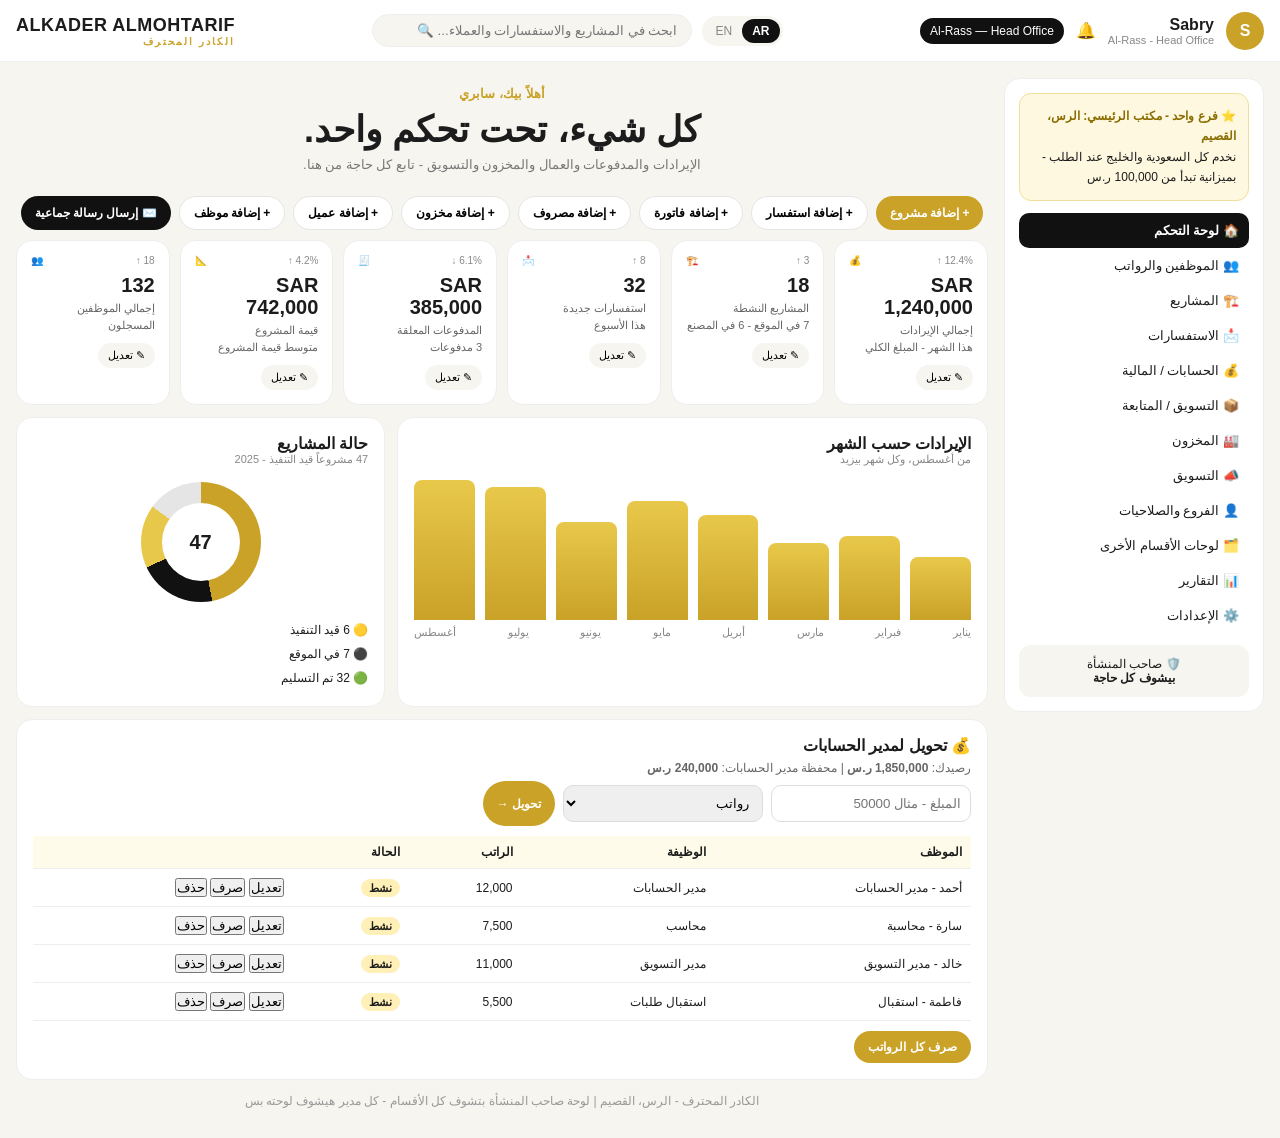
<file: Dashboard.html>
<!DOCTYPE html>
<html lang="ar" dir="rtl"><head><meta charset="UTF-8"><meta name="viewport" content="width=device-width,initial-scale=1">
<title>Alkader Owner Dashboard - لوحة تحكم صاحب المنشأة</title>
<style>
*{margin:0;padding:0;box-sizing:border-box}body{font-family:Arial,Tahoma,sans-serif;background:#F6F5F0;color:#1c1c1c}
.topbar{background:#fff;border-bottom:1px solid #eee;display:flex;justify-content:space-between;align-items:center;padding:10px 16px;flex-wrap:wrap;gap:10px;position:sticky;top:0;z-index:20}
.logo{font-weight:900;font-size:18px;letter-spacing:.5px}.logo span{color:#C9A227;display:block;font-size:10px;letter-spacing:2px}
.search{background:#F6F5F0;border-radius:999px;padding:8px 14px;border:1px solid #eee;width:320px;max-width:90vw}
.pill{background:#111;color:#fff;border-radius:999px;padding:6px 10px;font-size:12px}.pill.gold{background:#C9A227}
.lang{display:flex;background:#F6F5F0;border-radius:999px;padding:3px}.lang b{background:#111;color:#fff;border-radius:999px;padding:5px 10px;font-size:12px}.lang span{padding:5px 10px;font-size:12px;color:#888}
.layout{display:flex;max-width:1360px;margin:auto;gap:16px;padding:16px;align-items:flex-start}
.sidebar{width:260px;background:#fff;border-radius:16px;padding:14px;border:1px solid #eee;position:sticky;top:70px;flex-shrink:0}
.sidebar .box{background:#FFF8E1;border:1px solid #F0DF9A;border-radius:12px;padding:12px;font-size:12px;line-height:1.7;margin-bottom:12px}
.sidebar .box b{color:#8A6D00}
.menu{list-style:none}.menu li{padding:10px 10px;border-radius:10px;cursor:pointer;font-size:13px;display:flex;gap:8px;align-items:center}.menu li.active{background:#111;color:#fff;font-weight:800}.menu li:hover{background:#F6F5F0}.menu li.active:hover{background:#111}
.main{flex:1;min-width:0}
.hero{text-align:center;padding:6px 0 14px}.hero small{color:#C9A227;font-weight:800}.hero h1{font-size:36px;line-height:1.2;margin:6px 0}.hero p{color:#777;font-size:13px}
.actions{display:flex;flex-wrap:wrap;gap:8px;justify-content:center;margin:10px 0}
.btn{border:none;border-radius:999px;padding:9px 14px;cursor:pointer;font-weight:800;font-size:12px}.btn-gold{background:#C9A227;color:#fff}.btn-white{background:#fff;border:1px solid #E5E5E5}.btn-dark{background:#111;color:#fff}
.kpis{display:grid;grid-template-columns:repeat(6,1fr);gap:10px}
.kpi{background:#fff;border:1px solid #eee;border-radius:16px;padding:14px;min-height:150px}.kpi .t{font-size:10px;color:#888;display:flex;justify-content:space-between}.kpi b{font-size:20px;display:block;margin:8px 0 4px;line-height:1.1}.kpi p{font-size:11px;color:#666;line-height:1.5}.kpi .edit{margin-top:10px;background:#F6F5F0;border:none;border-radius:999px;padding:6px 10px;font-size:11px;cursor:pointer}
.charts{display:grid;grid-template-columns:1.6fr 1fr;gap:12px;margin-top:12px}
.chart{background:#fff;border:1px solid #eee;border-radius:16px;padding:16px}
.bars{display:flex;align-items:flex-end;gap:10px;height:140px;margin-top:14px}.bar{flex:1;background:linear-gradient(#E8C84A,#C9A227);border-radius:8px 8px 0 0}
.donut{width:120px;height:120px;border-radius:50%;background:conic-gradient(#C9A227 0 47%,#111 47% 68%,#E8C84A 68% 85%,#E5E5E5 85% 100%);display:flex;align-items:center;justify-content:center;margin:16px auto}.donut div{background:#fff;width:78px;height:78px;border-radius:50%;display:flex;align-items:center;justify-content:center;font-weight:900;font-size:20px}
table{width:100%;border-collapse:collapse;font-size:12px;margin-top:10px}th,td{padding:9px;border-bottom:1px solid #eee;text-align:right}th{background:#FFFBEB}
input,select{padding:9px;border:1px solid #ddd;border-radius:10px;width:100%;margin:4px 0}
.badge{background:#FFF0B8;padding:3px 8px;border-radius:999px;font-size:11px;font-weight:800}
@media(max-width:1000px){.kpis{grid-template-columns:repeat(3,1fr)}.charts{grid-template-columns:1fr}.sidebar{display:none}.hero h1{font-size:28px}}
@media(max-width:600px){.kpis{grid-template-columns:repeat(2,1fr)}}
</style></head><body>
<div class="topbar">
<div style="display:flex;align-items:center;gap:12px"><div style="width:38px;height:38px;background:#C9A227;color:#fff;border-radius:50%;display:flex;align-items:center;justify-content:center;font-weight:900">S</div><div><b>Sabry</b><div style="font-size:11px;color:#888">Al-Rass - Head Office</div></div><span style="font-size:16px">🔔</span><span class="pill">Al-Rass — Head Office</span></div>
<div style="display:flex;align-items:center;gap:10px"><div class="lang"><b>AR</b><span>EN</span></div><input class="search" placeholder="ابحث في المشاريع والاستفسارات والعملاء... 🔍"></div>
<div class="logo">ALKADER ALMOHTARIF<span>الكادر المحترف</span></div>
</div>

<div class="layout">
<aside class="sidebar">
<div class="box"><b>⭐ فرع واحد - مكتب الرئيسي: الرس، القصيم</b><br>نخدم كل السعودية والخليج عند الطلب - بميزانية تبدأ من 100,000 ر.س</div>
<ul class="menu">
<li class="active">🏠 لوحة التحكم</li><li>👥 الموظفين والرواتب</li><li>🏗️ المشاريع</li><li>📩 الاستفسارات</li><li>💰 الحسابات / المالية</li><li>📦 التسويق / المتابعة</li><li>🏭 المخزون</li><li>📣 التسويق</li><li>👤 الفروع والصلاحيات</li><li>🗂️ لوحات الأقسام الأخرى</li><li>📊 التقارير</li><li>⚙️ الإعدادات</li>
</ul>
<div style="margin-top:12px;background:#F6F5F0;border-radius:12px;padding:12px;font-size:12px;text-align:center">🛡️ صاحب المنشأة<br><b>بيشوف كل حاجة</b></div>
</aside>

<main class="main">
<div class="hero"><small>أهلاً بيك، سابري</small><h1>كل شيء، تحت تحكم واحد.</h1><p>الإيرادات والمدفوعات والعمال والمخزون والتسويق - تابع كل حاجة من هنا.</p></div>
<div class="actions">
<button class="btn btn-gold" onclick="addItem('مشروع')">+ إضافة مشروع</button><button class="btn btn-white" onclick="addItem('استفسار')">+ إضافة استفسار</button><button class="btn btn-white" onclick="addItem('فاتورة')">+ إضافة فاتورة</button><button class="btn btn-white" onclick="addItem('مصروف')">+ إضافة مصروف</button><button class="btn btn-white" onclick="addItem('مخزون')">+ إضافة مخزون</button><button class="btn btn-white" onclick="addItem('عميل')">+ إضافة عميل</button><button class="btn btn-white" onclick="addItem('موظف')">+ إضافة موظف</button><button class="btn btn-dark" onclick="alert('تم تجهيز رسالة جماعية للعملاء')">✉️ إرسال رسالة جماعية</button>
</div>

<div class="kpis">
<div class="kpi"><div class="t"><span>12.4% ↑</span><span>💰</span></div><b>SAR<br>1,240,000</b><p>إجمالي الإيرادات<br>هذا الشهر - المبلغ الكلي</p><button class="edit" onclick="editVal(this)">✎ تعديل</button></div>
<div class="kpi"><div class="t"><span>3 ↑</span><span>🏗️</span></div><b>18</b><p>المشاريع النشطة<br>7 في الموقع - 6 في المصنع</p><button class="edit" onclick="editVal(this)">✎ تعديل</button></div>
<div class="kpi"><div class="t"><span>8 ↑</span><span>📩</span></div><b>32</b><p>استفسارات جديدة<br>هذا الأسبوع</p><button class="edit" onclick="editVal(this)">✎ تعديل</button></div>
<div class="kpi"><div class="t"><span>6.1% ↓</span><span>🧾</span></div><b>SAR<br>385,000</b><p>المدفوعات المعلقة<br>3 مدفوعات</p><button class="edit" onclick="editVal(this)">✎ تعديل</button></div>
<div class="kpi"><div class="t"><span>4.2% ↑</span><span>📐</span></div><b>SAR<br>742,000</b><p>قيمة المشروع<br>متوسط قيمة المشروع</p><button class="edit" onclick="editVal(this)">✎ تعديل</button></div>
<div class="kpi"><div class="t"><span>18 ↑</span><span>👥</span></div><b>132</b><p>إجمالي الموظفين<br>المسجلون</p><button class="edit" onclick="editVal(this)">✎ تعديل</button></div>
</div>

<div class="charts">
<div class="chart"><b>الإيرادات حسب الشهر</b><div style="font-size:11px;color:#888">من أغسطس، وكل شهر بيزيد</div><div class="bars"><div class="bar" style="height:45%"></div><div class="bar" style="height:60%"></div><div class="bar" style="height:55%"></div><div class="bar" style="height:75%"></div><div class="bar" style="height:85%"></div><div class="bar" style="height:70%"></div><div class="bar" style="height:95%"></div><div class="bar" style="height:100%"></div></div><div style="display:flex;justify-content:space-between;font-size:11px;color:#888;margin-top:6px"><span>يناير</span><span>فبراير</span><span>مارس</span><span>أبريل</span><span>مايو</span><span>يونيو</span><span>يوليو</span><span>أغسطس</span></div></div>
<div class="chart"><b>حالة المشاريع</b><div style="font-size:11px;color:#888">47 مشروعاً قيد التنفيذ - 2025</div><div class="donut"><div>47</div></div><div style="font-size:12px;line-height:2">🟡 6 قيد التنفيذ<br>⚫ 7 في الموقع<br>🟢 32 تم التسليم</div></div>
</div>

<div class="chart" style="margin-top:12px"><b>💰 تحويل لمدير الحسابات</b><p style="font-size:12px;color:#666;margin:6px 0">رصيدك: <b id="owner">1,850,000 ر.س</b> | محفظة مدير الحسابات: <b id="wallet">240,000 ر.س</b></p><div style="display:flex;gap:8px;flex-wrap:wrap"><input id="amt" type="number" placeholder="المبلغ - مثال 50000" style="max-width:200px"><select id="reason" style="max-width:200px"><option>رواتب</option><option>مصاريف مصنع</option><option>شراء خامات</option><option>سلفة</option></select><button class="btn btn-gold" onclick="transfer()">تحويل →</button></div>
<table><thead><tr><th>الموظف</th><th>الوظيفة</th><th>الراتب</th><th>الحالة</th><th></th></tr></thead><tbody id="emps">
<tr><td>أحمد - مدير الحسابات</td><td>مدير الحسابات</td><td>12,000</td><td><span class="badge">نشط</span></td><td><button onclick="editRow(this)">تعديل</button> <button onclick="pay(this)">صرف</button> <button onclick="del(this)">حذف</button></td></tr>
<tr><td>سارة - محاسبة</td><td>محاسب</td><td>7,500</td><td><span class="badge">نشط</span></td><td><button onclick="editRow(this)">تعديل</button> <button onclick="pay(this)">صرف</button> <button onclick="del(this)">حذف</button></td></tr>
<tr><td>خالد - مدير التسويق</td><td>مدير التسويق</td><td>11,000</td><td><span class="badge">نشط</span></td><td><button onclick="editRow(this)">تعديل</button> <button onclick="pay(this)">صرف</button> <button onclick="del(this)">حذف</button></td></tr>
<tr><td>فاطمة - استقبال</td><td>استقبال طلبات</td><td>5,500</td><td><span class="badge">نشط</span></td><td><button onclick="editRow(this)">تعديل</button> <button onclick="pay(this)">صرف</button> <button onclick="del(this)">حذف</button></td></tr>
</tbody></table>
<button class="btn btn-gold" style="margin-top:10px" onclick="payAll()">صرف كل الرواتب</button></div>
<p style="text-align:center;color:#999;font-size:12px;margin:14px">الكادر المحترف - الرس، القصيم | لوحة صاحب المنشأة بتشوف كل الأقسام - كل مدير هيشوف لوحته بس</p>
</main></div>
<script>
let w=240000,o=1850000;
function transfer(){let a=parseInt(document.getElementById('amt').value||0);if(!a) return alert('اكتب المبلغ');w+=a;o-=a;document.getElementById('wallet').innerText=w.toLocaleString()+' ر.س';document.getElementById('owner').innerText=o.toLocaleString()+' ر.س';alert('تم التحويل '+a.toLocaleString()+' لمدير الحسابات');}
function del(b){if(confirm('متأكد تحذف؟')) b.closest('tr').remove();}
function editRow(b){let n=prompt('عدل الاسم',b.closest('tr').cells[0].innerText);if(n) b.closest('tr').cells[0].innerText=n;}
function pay(b){b.innerText='تم الصرف ✓';alert('تم صرف الراتب');}
function payAll(){alert('تم صرف كل الرواتب');}
function editVal(b){let v=prompt('عدل الرقم',b.parentElement.querySelector('b').innerText);if(v) b.parentElement.querySelector('b').innerText=v;}
function addItem(t){let n=prompt('اسم '+t+' الجديد');if(n) alert('تم إضافة '+t+': '+n);}
</script></body></html>
</file>
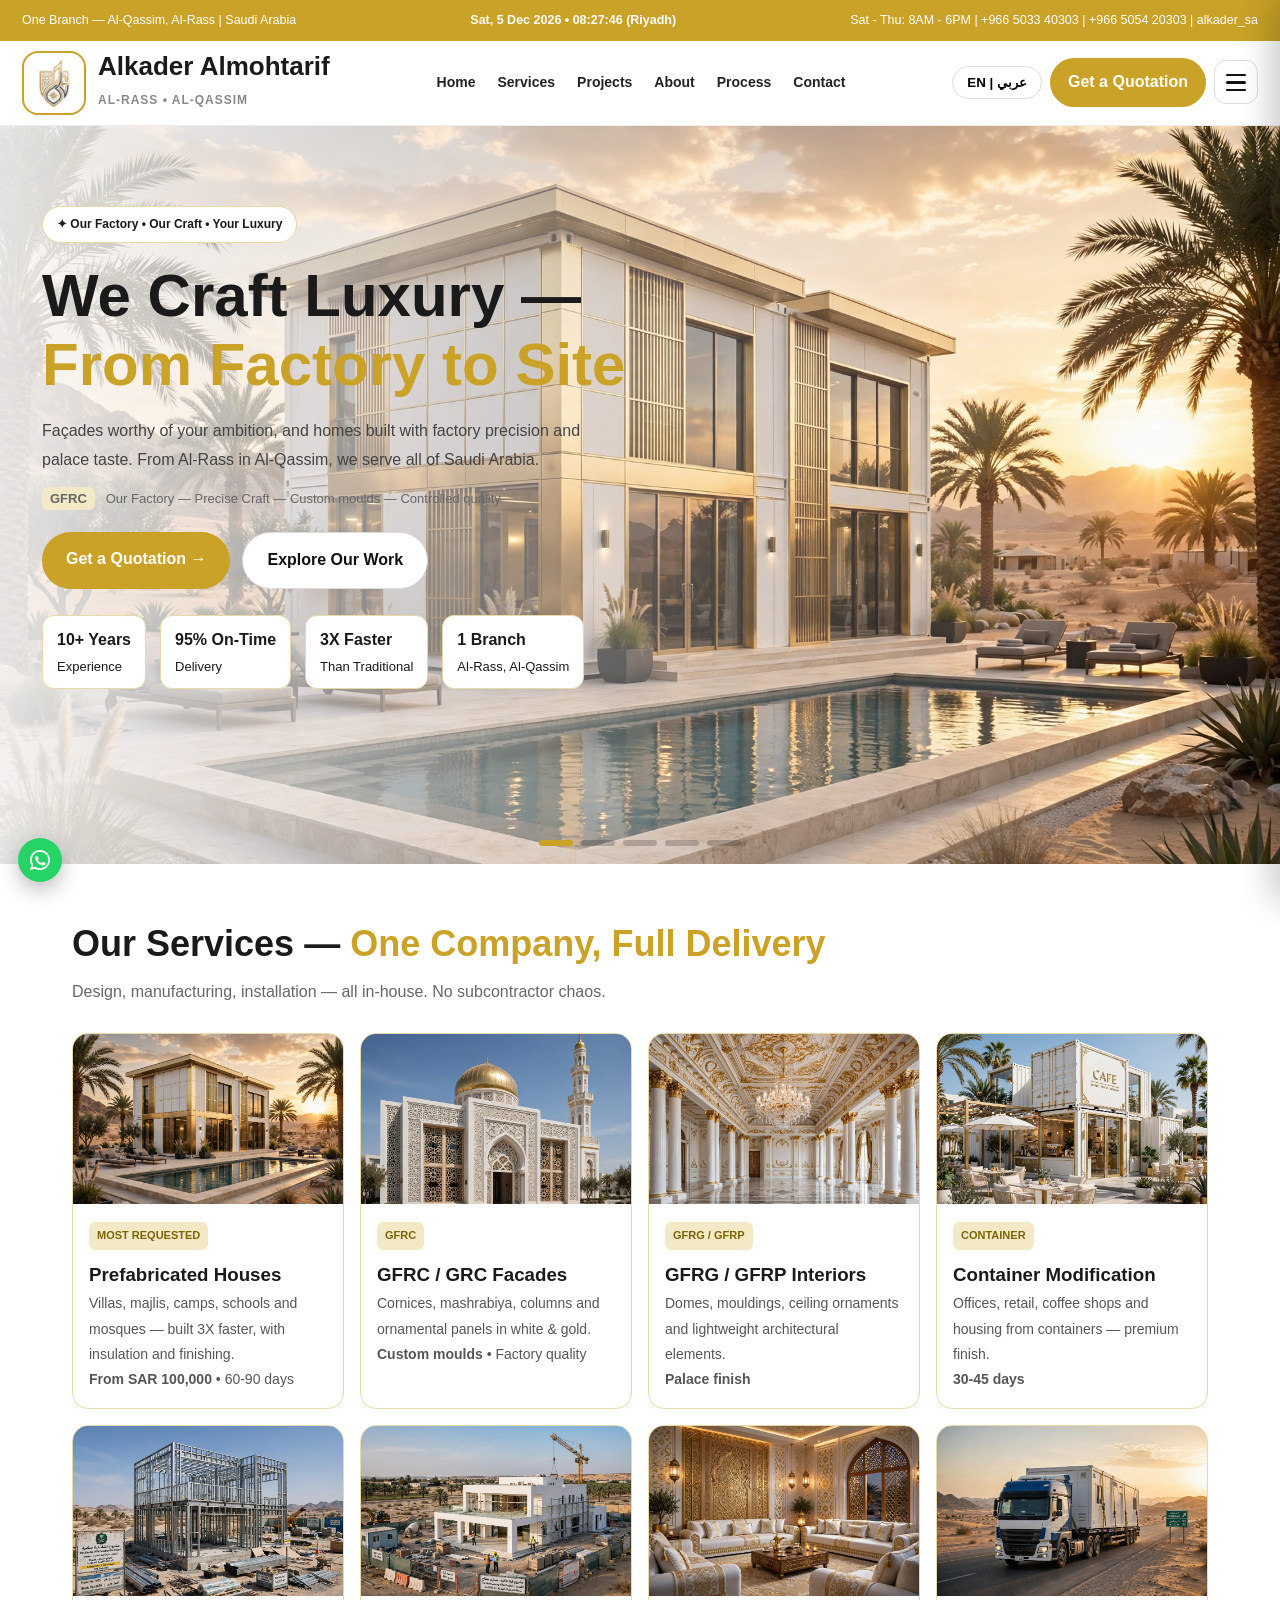
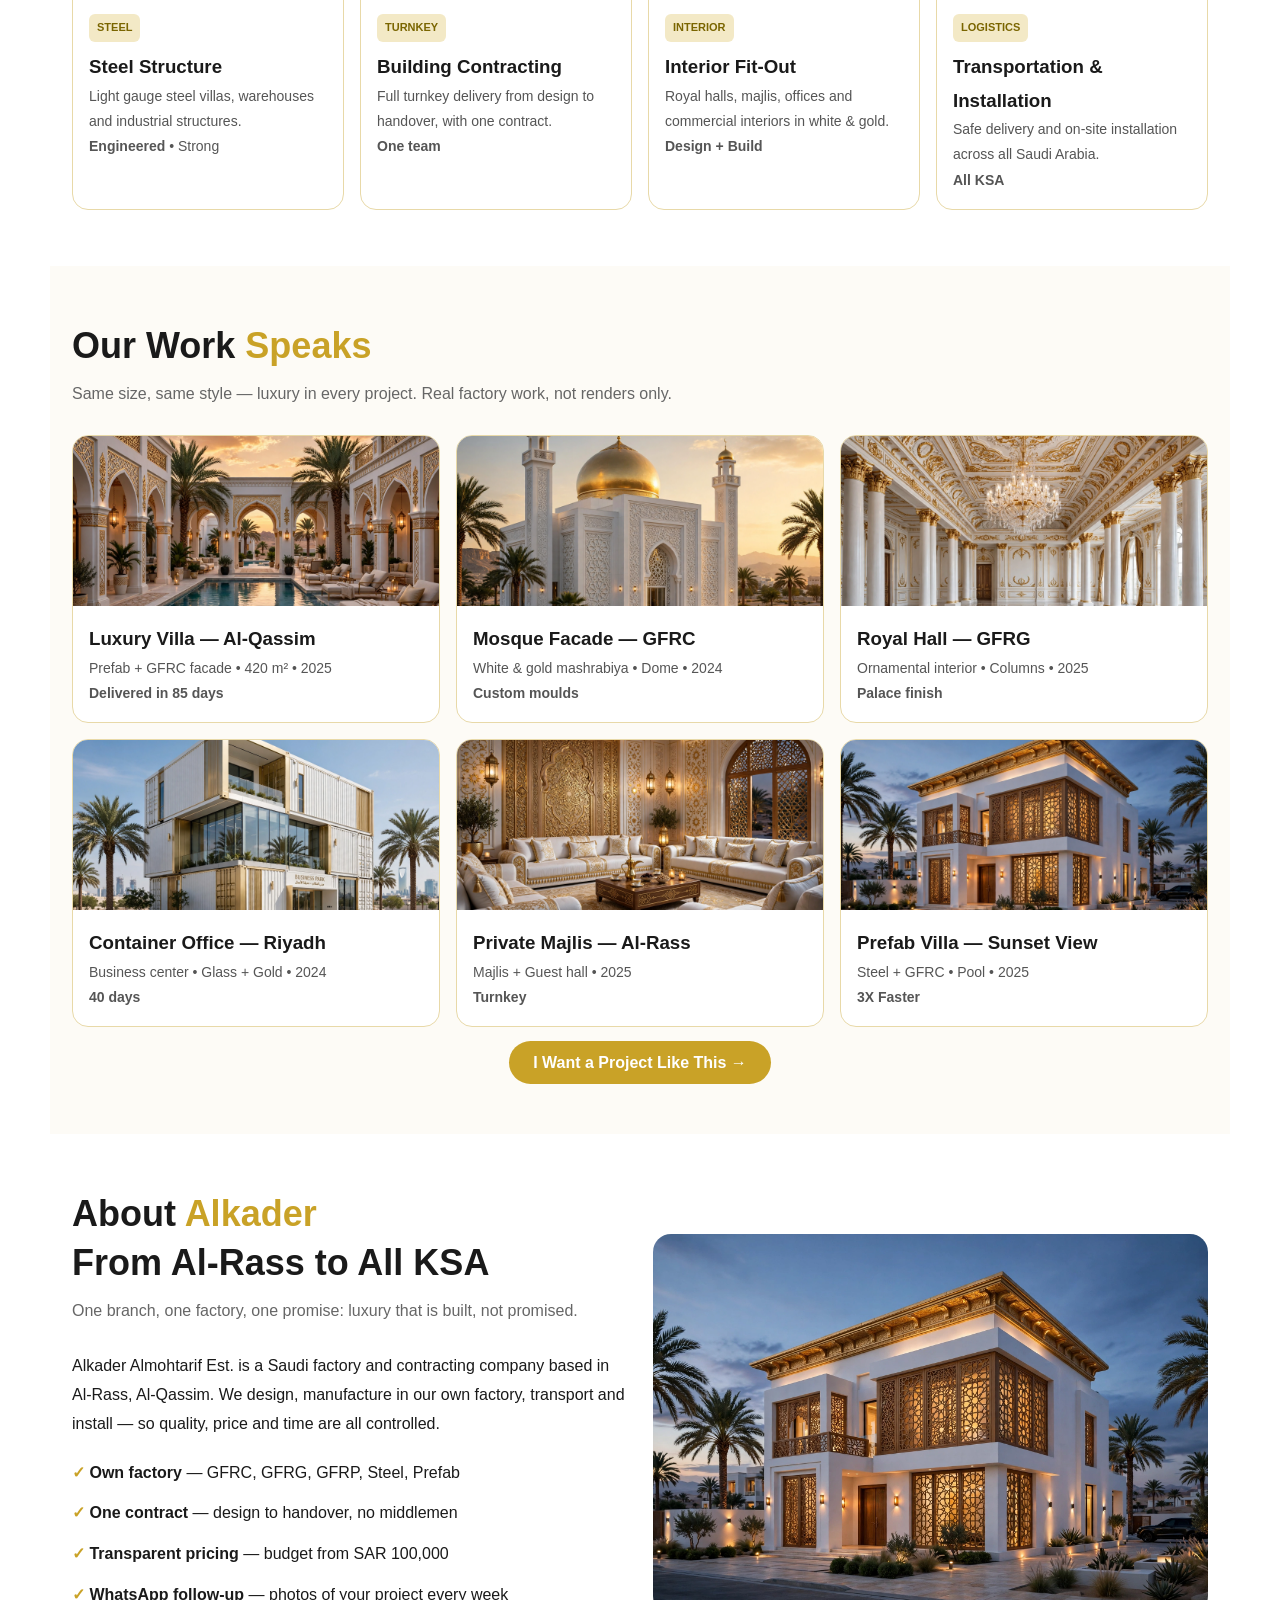
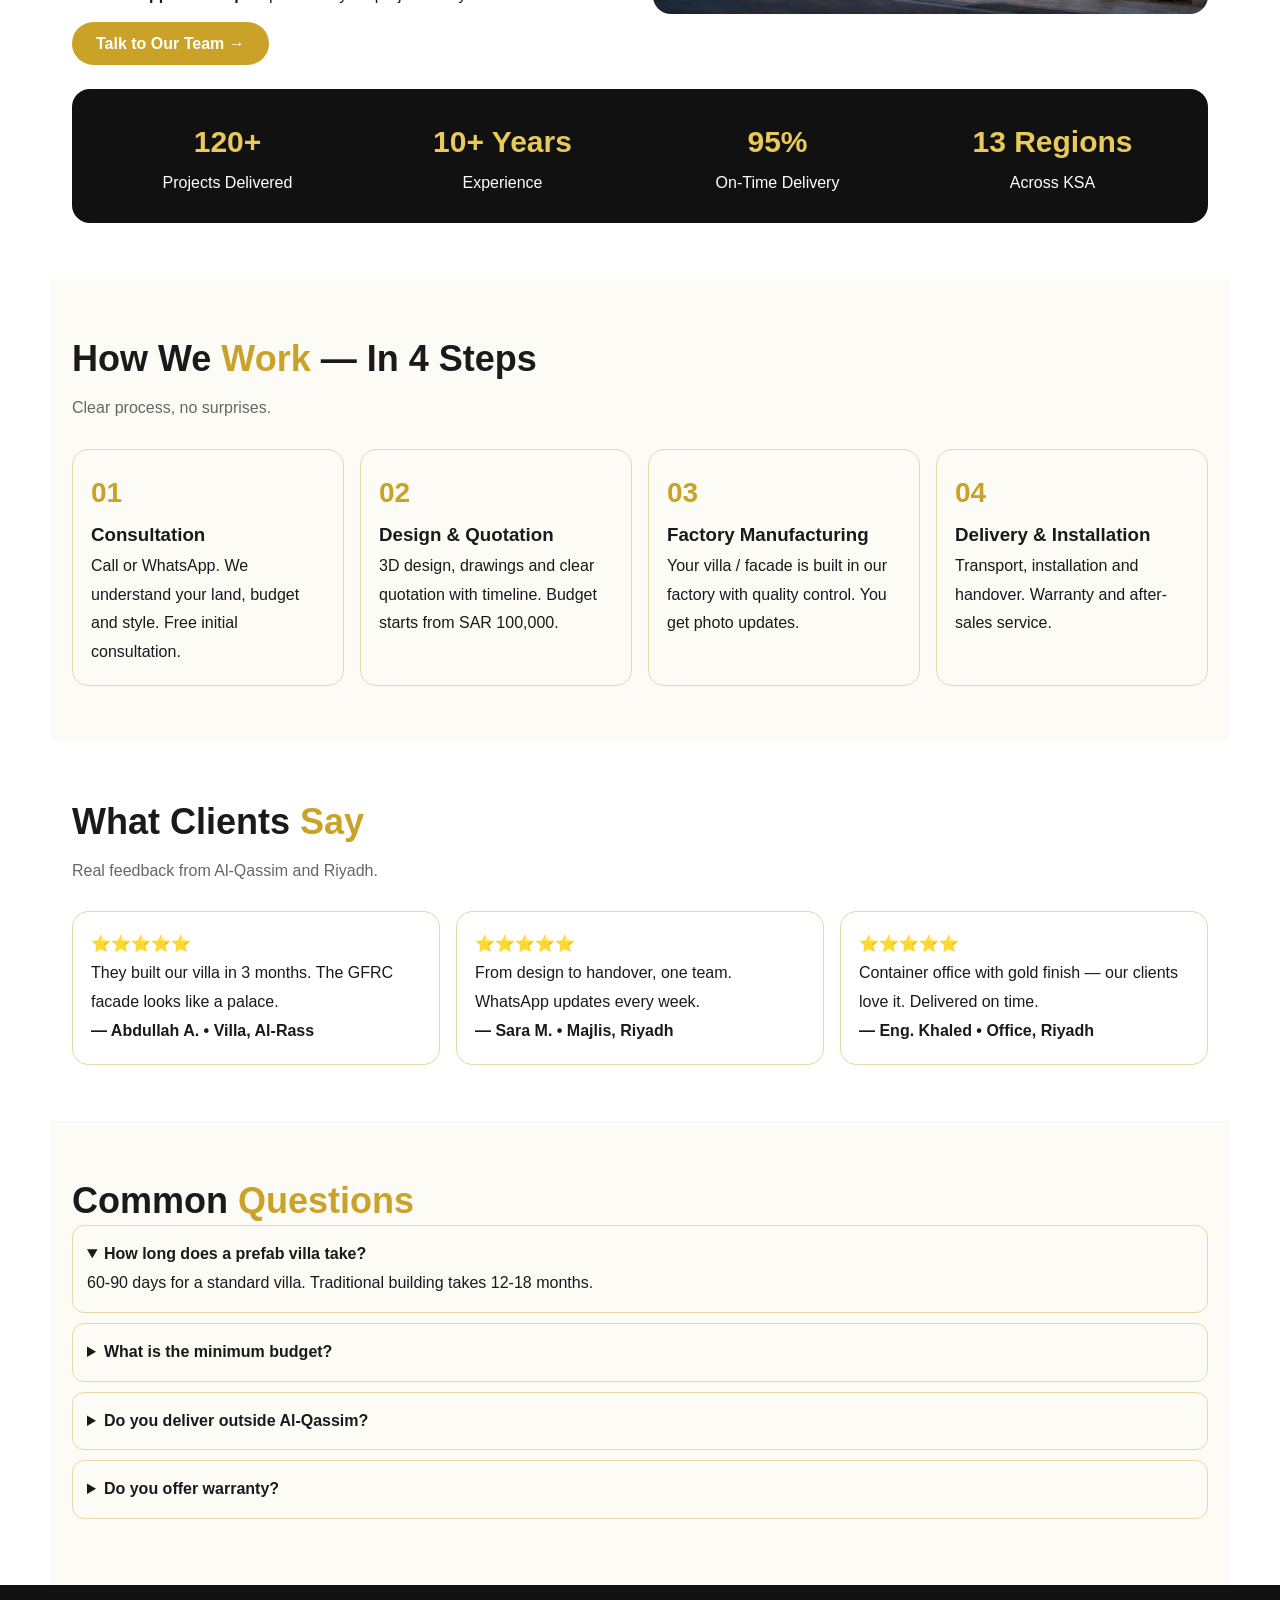
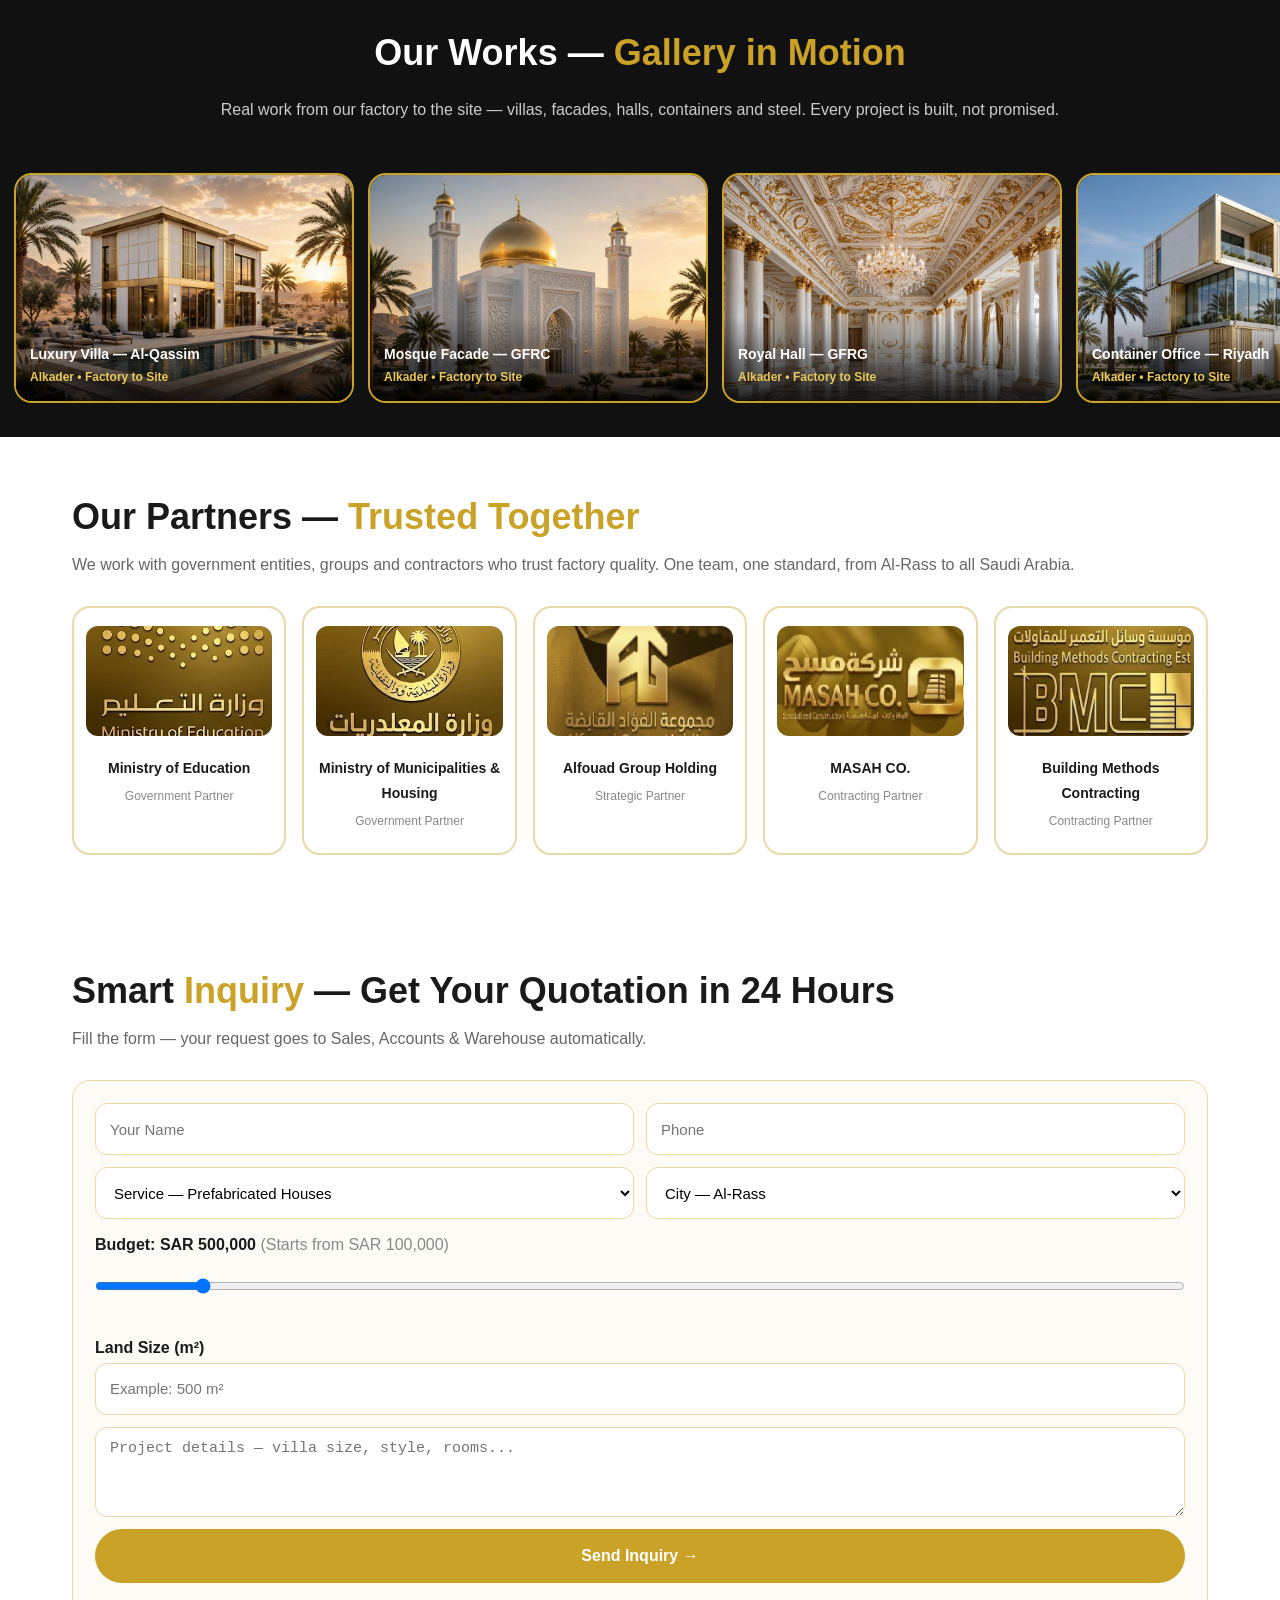
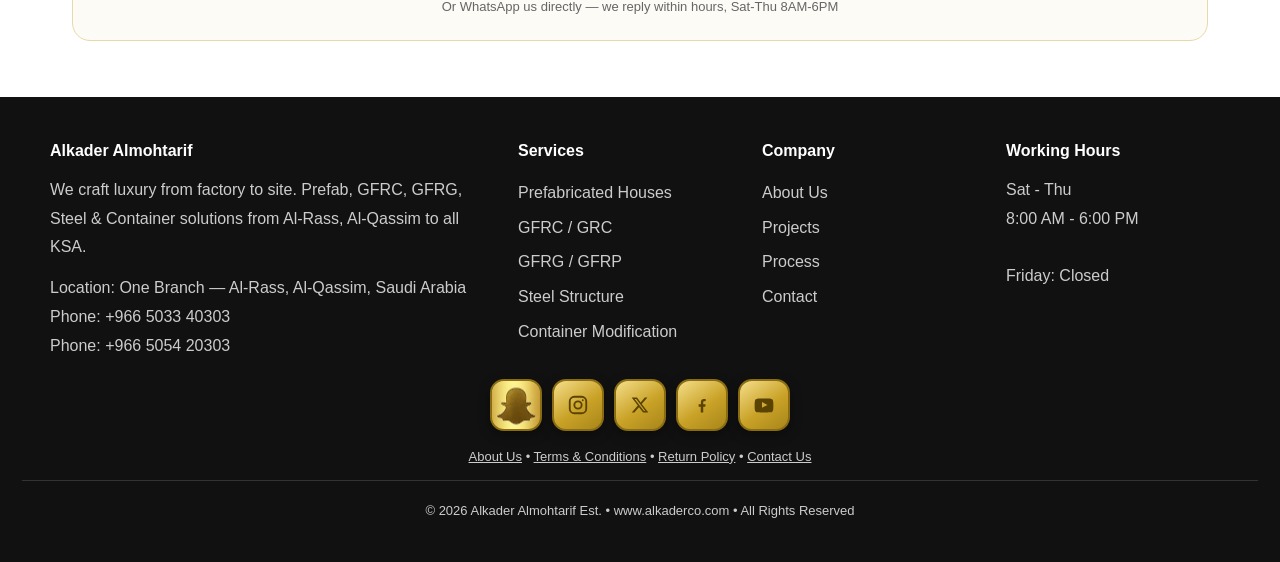
<file: infex2.html>
<!DOCTYPE html>
<html lang="en" dir="ltr" translate="no" class="notranslate"><head><meta charset="UTF-8"><meta name="viewport" content="width=device-width,initial-scale=1">
<meta name="google" content="notranslate">
<title>Alkader Almohtarif | Prefab, GFRC, GFRG, Steel & Container - Al-Rass, Al-Qassim</title>
<meta name="description" content="Alkader Almohtarif Est. From Al-Rass, Al-Qassim. Prefabricated Houses, GFRC, GFRG, GFRP, Steel Structure, Container Modification.">
<link rel="icon" href="images/logo.png" type="image/png"><link rel="apple-touch-icon" href="images/logo.png"><link rel="manifest" href="manifest.json"><meta name="theme-color" content="#C9A227">
<style>
*{margin:0;padding:0;box-sizing:border-box}body{font-family:Arial,sans-serif;background:#fff;color:#1a1a1a;line-height:1.8}
.top{background:#C9A227;color:#fff;padding:9px 22px;font-size:12.5px;display:flex;justify-content:space-between;gap:10px;flex-wrap:wrap;align-items:center}
#clock{font-weight:900}
header{position:relative;background:#fff;direction:ltr;display:flex;justify-content:space-between;align-items:center;padding:10px 22px;z-index:20;border-bottom:1px solid #eee;gap:12px;position:sticky;top:0}
.logo{display:flex;align-items:center;gap:12px;flex:none;white-space:nowrap}.logo-icon{width:64px;height:64px;background:#fff;border:2px solid #C9A227;border-radius:16px;display:flex;align-items:center;justify-content:center;overflow:hidden;flex:none}.logo-icon img{width:100%;height:100%;object-fit:contain;padding:4px}
.logo b{font-size:26px;line-height:1.1}.logo small{color:#888;font-size:12px;letter-spacing:1px;font-weight:800}
nav{display:flex;gap:22px}nav a{color:#222;text-decoration:none;font-weight:700;font-size:14px}
.lang{border:1px solid #ddd;padding:8px 14px;border-radius:999px;background:#fff;cursor:pointer;font-weight:800}.lang.on{background:#111;color:#fff;border-color:#111}.cta{background:#C9A227;color:#fff;padding:10px 18px;border-radius:999px;text-decoration:none;font-weight:800;white-space:nowrap}
.hamburger{width:44px;height:44px;min-width:44px;border:1px solid #ddd;border-radius:12px;background:#fff;cursor:pointer;display:flex;flex-direction:column;align-items:center;justify-content:center;gap:5px;flex:none}
.hamburger i{display:block;width:20px;height:2.5px;background:#111;border-radius:2px}
.hero{position:relative;height:82vh;min-height:560px;overflow:hidden}
.hero img{position:absolute;inset:0;width:100%;height:100%;object-fit:cover;opacity:0;transition:opacity 1.2s}.hero img.active{opacity:1}
.hero::after{content:"";position:absolute;inset:0;background:linear-gradient(to right,rgba(255,255,255,.88),rgba(255,255,255,.25) 55%,rgba(255,255,255,0))}
[dir="rtl"] .hero::after{background:linear-gradient(to left,rgba(255,255,255,.88),rgba(255,255,255,.25) 55%,rgba(255,255,255,0))}
.hero-text{position:relative;z-index:2;max-width:660px;padding:80px 0 0 42px}
[dir="rtl"] .hero-text{padding:80px 42px 0 0}
.badge{display:inline-flex;gap:8px;background:#fff;border:1px solid #E8D9A8;padding:7px 14px;border-radius:999px;font-size:12px;font-weight:700}
.hero-text h1{font-size:60px;line-height:1.15;margin:18px 0}.hero-text h1 span{color:#C9A227}
.hero-text p{font-size:16px;color:#444;max-width:540px}
.btns{display:flex;gap:12px;margin-top:22px;flex-wrap:wrap}.btn-gold{background:#C9A227;color:#fff;padding:13px 24px;border-radius:999px;text-decoration:none;font-weight:800}.btn-white{background:#fff;border:1px solid #ddd;color:#111;padding:13px 24px;border-radius:999px;text-decoration:none;font-weight:800}
.trust{display:flex;gap:14px;flex-wrap:wrap;margin-top:26px}.trust div{background:#fff;border:1px solid #E8D9A8;border-radius:12px;padding:10px 14px;font-size:13px}.trust b{font-size:16px}
section{max-width:1180px;margin:auto;padding:56px 22px}h2{font-size:36px;line-height:1.35}h2 span{color:#C9A227}.sub{color:#666;margin:10px 0 26px}
.grid{display:grid;grid-template-columns:repeat(4,1fr);gap:16px}.grid3{display:grid;grid-template-columns:repeat(3,1fr);gap:16px}
.card{border:1px solid #E8D9A8;border-radius:16px;overflow:hidden;background:#fff;display:flex;flex-direction:column}.card img{width:100%;height:170px;object-fit:cover}.card div{padding:16px}.card p{color:#555;font-size:14px}
.card .tag{display:inline-block;background:#F3E9C6;color:#7A6500;font-size:11px;font-weight:800;padding:4px 8px;border-radius:6px;margin-bottom:8px}
.split{display:grid;grid-template-columns:1fr 1fr;gap:26px;align-items:center}.split img{width:100%;height:380px;object-fit:cover;border-radius:18px}
.check{list-style:none;margin:14px 0}.check li{padding:6px 0}.check li:before{content:"✓ ";color:#C9A227;font-weight:900}
.steps{display:grid;grid-template-columns:repeat(4,1fr);gap:16px}.step{border:1px solid #E8D9A8;border-radius:16px;padding:18px;background:#FDFBF6}.step b{font-size:28px;color:#C9A227}
.stats{display:grid;grid-template-columns:repeat(4,1fr);gap:16px;background:#111;color:#fff;padding:26px;border-radius:18px;text-align:center}.stats b{font-size:30px;color:#E9C95A;display:block}
.testi{display:grid;grid-template-columns:repeat(3,1fr);gap:16px}.testi div{border:1px solid #E8D9A8;border-radius:16px;padding:18px;background:#fff}
.faq details{border:1px solid #E8D9A8;border-radius:12px;padding:14px;margin-bottom:10px;background:#FDFBF6}
.form{background:#FDFBF6;border:1px solid #E8D9A8;border-radius:18px;padding:22px;display:grid;grid-template-columns:1fr 1fr;gap:12px}.form input,.form select,.form textarea{width:100%;height:52px;padding:0 14px;border:1px solid #E8D9A8;border-radius:12px;background:#fff;font-size:15px}.form textarea{height:90px;padding:12px 14px}.form .full{grid-column:1/-1}
.wa{position:fixed;left:18px;bottom:18px;width:44px;height:44px;background:#25D366;border-radius:50%;text-decoration:none;z-index:99;box-shadow:0 8px 20px rgba(0,0,0,.25);display:flex;align-items:center;justify-content:center;padding:0}.wa svg{width:24px;height:24px;flex:none}
footer{background:#111;color:#ccc;padding:40px 22px}.foot{max-width:1180px;margin:auto;display:grid;grid-template-columns:2fr 1fr 1fr 1fr;gap:20px}.foot a{color:#ccc;text-decoration:none;display:block;padding:3px 0}.foot h4{color:#fff;margin-bottom:10px}
.dots{position:absolute;bottom:18px;left:50%;transform:translateX(-50%);display:flex;gap:8px;z-index:3}.dots i{width:34px;height:6px;background:rgba(0,0,0,.2);border-radius:99px;cursor:pointer}.dots i.on{background:#C9A227}
/* Splash */
#splash{position:fixed;inset:0;background:#fff;z-index:9999;display:flex;flex-direction:column;align-items:center;justify-content:center;gap:14px;animation:splashOut .6s ease 2.1s forwards}
.splash-logo{position:relative;width:180px;height:180px;overflow:hidden;animation:logoIn .9s cubic-bezier(.2,.9,.3,1.2) both}
.splash-logo img{width:100%;height:100%;object-fit:contain}
.splash-logo .shine{position:absolute;top:-20%;bottom:-20%;left:-60%;width:45%;background:linear-gradient(105deg,transparent,rgba(255,255,255,.95) 45%,rgba(255,235,160,.9) 50%,rgba(255,255,255,.95) 55%,transparent);transform:skewX(-20deg);animation:shineMove 1.4s ease .7s forwards;pointer-events:none}
.splash-name{font-size:30px;font-weight:900;animation:logoIn .9s ease .25s both}
.splash-name small{display:block;text-align:center;font-size:13px;color:#C9A227;letter-spacing:4px;font-weight:800}
@keyframes logoIn{from{opacity:0;transform:scale(.7) translateY(14px)}to{opacity:1;transform:scale(1) translateY(0)}}
@keyframes shineMove{from{left:-60%}to{left:160%}}
@keyframes splashOut{to{opacity:0;visibility:hidden}}
/* Drawer */
#drawerOverlay{position:fixed;inset:0;background:rgba(0,0,0,.45);z-index:9990;opacity:0;visibility:hidden;transition:.3s}
#drawerOverlay.open{opacity:1;visibility:visible}
#drawer{position:fixed;top:0;right:0;bottom:0;width:300px;max-width:85vw;background:#fff;z-index:9991;transform:translateX(100%);transition:.35s;box-shadow:-10px 0 30px rgba(0,0,0,.2);display:flex;flex-direction:column;padding:18px}
#drawer.open{transform:none}
#drawer .d-head{display:flex;align-items:center;gap:10px;padding-bottom:14px;border-bottom:1px solid #eee}
#drawer .d-head img{width:44px;height:44px;object-fit:contain}
#drawer a{display:block;padding:13px 10px;text-decoration:none;color:#111;font-weight:800;border-bottom:1px solid #f3f3f3;border-radius:10px}
#drawer a:hover{background:#FDFBF6}
#drawer a::before{content:"";display:inline-block;width:8px;height:8px;border-radius:50%;background:#C9A227;margin-inline-end:10px;vertical-align:middle}
#drawer .d-close{margin-left:auto;border:1px solid #ddd;background:#fff;width:36px;height:36px;border-radius:50%;cursor:pointer;font-size:18px}
/* Cookie */
#cookieBar{position:fixed;left:16px;right:16px;bottom:16px;z-index:9980;background:#111;color:#fff;border-radius:18px;padding:16px;display:none;gap:12px;align-items:center;box-shadow:0 14px 40px rgba(0,0,0,.35);flex-wrap:wrap}
#cookieBar.show{display:flex}
#cookieBar p{flex:1;min-width:220px;font-size:14px;line-height:1.6}
#cookieBar p a{color:#E9C95A}
.ck-accept{background:#C9A227;color:#fff;border:none;padding:11px 20px;border-radius:999px;font-weight:900;cursor:pointer}
.ck-decline{background:transparent;color:#fff;border:1px solid #555;padding:11px 18px;border-radius:999px;font-weight:800;cursor:pointer}
/* PWA */
#pwaCard{position:fixed;left:12px;right:12px;bottom:76px;z-index:9970;background:#fff;border:2px solid #C9A227;border-radius:22px;padding:16px;display:none;align-items:center;gap:12px;box-shadow:0 16px 40px rgba(0,0,0,.25)}
#pwaCard.show{display:flex}
#pwaCard img{width:56px;height:56px;object-fit:contain;border-radius:14px;background:#FDFBF6;border:1px solid #E8D9A8;padding:4px;flex:none}
#pwaCard .pwa-txt{flex:1}
#pwaCard .pwa-txt b{font-size:16px}
#pwaCard .pwa-txt span{font-size:12.5px;color:#666;display:block}
.pwa-install{background:#25D366;color:#fff;border:none;padding:11px 16px;border-radius:999px;font-weight:900;cursor:pointer;white-space:nowrap}
.pwa-close{border:none;background:#f3f3f3;width:30px;height:30px;border-radius:50%;cursor:pointer;flex:none}
/* Bottom bar — mobile */
#bottomBar{position:fixed;left:10px;right:10px;bottom:10px;z-index:9960;background:#111;color:#fff;border-radius:999px;padding:8px;display:none;align-items:center;justify-content:space-between;box-shadow:0 10px 30px rgba(0,0,0,.3)}
#bottomBar a{color:#ddd;text-decoration:none;font-size:11.5px;font-weight:800;text-align:center;padding:8px 6px;border-radius:999px;flex:1}
#bottomBar a.center{background:#C9A227;color:#fff;flex:none;width:52px;height:52px;border-radius:50%;display:flex;align-items:center;justify-content:center;font-size:22px;margin:-18px 4px 0;border:4px solid #fff;box-shadow:0 6px 16px rgba(0,0,0,.3)}
/* Social — 5 separate gold buttons, icon-only, no names */
.social-row{display:flex;gap:10px;justify-content:center;margin-top:18px;flex-wrap:wrap}
.social-row a{width:52px;height:52px;border-radius:14px;background:linear-gradient(145deg,#F5DE8A,#C9A227 55%,#A8861A);display:flex;align-items:center;justify-content:center;text-decoration:none;border:2px solid #8a6d12;box-shadow:0 4px 12px rgba(0,0,0,.35)}
.social-row a:hover{filter:brightness(1.08);transform:translateY(-2px)}
/* Social — desktop */
.social-row{display:flex;gap:10px;justify-content:center;margin-top:18px;flex-wrap:wrap}
.social-row a{width:52px;height:52px;border-radius:14px;background:linear-gradient(145deg,#F5DE8A,#C9A227 55%,#A8861A);display:flex;align-items:center;justify-content:center;text-decoration:none;border:2px solid #8a6d12;box-shadow:0 4px 12px rgba(0,0,0,.35)}
.social-row a:hover{filter:brightness(1.08);transform:translateY(-2px)}
/* Pages overlay */
.page-overlay{position:fixed;inset:0;background:#fff;z-index:9950;overflow-y:auto;display:none;padding:24px 18px 100px}
.page-overlay.open{display:block}
.page-overlay .pg-in{max-width:820px;margin:auto}
.page-overlay p,.page-overlay li{color:#444;font-size:15.5px;line-height:1.9}
.page-overlay ul{padding-inline-start:20px;margin:10px 0}
.pg-close{position:fixed;top:14px;inset-inline-end:16px;width:42px;height:42px;border-radius:50%;border:1px solid #ddd;background:#fff;font-size:20px;cursor:pointer;z-index:1}

/* ===== Full-width moving gallery ===== */
.gallery-full{max-width:none;padding:0;overflow:hidden;background:#111}
.gallery-full h2{color:#fff;text-align:center;padding:44px 22px 8px}
.gallery-full .sub{color:#ccc;text-align:center;padding:0 22px 22px}
.marquee{display:flex;gap:14px;width:max-content;animation:scrollX 60s linear infinite;padding:0 14px 34px}
.marquee:hover{animation-play-state:paused}
.marquee figure{position:relative;width:340px;height:230px;border-radius:18px;overflow:hidden;flex:none;border:2px solid #C9A227;margin:0;background:#2a2a2a}
.marquee figure img{width:100%;height:100%;object-fit:cover}
.marquee figcaption{position:absolute;left:0;right:0;bottom:0;padding:26px 14px 12px;background:linear-gradient(transparent,rgba(0,0,0,.85));color:#fff;font-weight:800;font-size:14px}
.marquee figcaption small{display:block;color:#E9C95A;font-size:12px}
@keyframes scrollX{from{transform:translateX(0)}to{transform:translateX(-50%)}}
/* ===== Partners — unified white + gold cards ===== */
.partners-grid{display:grid;grid-template-columns:repeat(5,1fr);gap:16px}
.partner-card{background:#fff;border:2px solid #E8D9A8;border-radius:18px;padding:18px 12px;text-align:center;transition:.25s}
.partner-card:hover{border-color:#C9A227;transform:translateY(-3px);box-shadow:0 12px 28px rgba(201,162,39,.18)}
.partner-card img{width:100%;height:110px;object-fit:cover;background:#fff;border-radius:12px}
.partner-card b{display:block;margin-top:10px;font-size:14px}
.partner-card span{font-size:12px;color:#888}
@media(max-width:820px){.partners-grid{grid-template-columns:repeat(2,1fr)}.marquee figure{width:270px;height:190px}}
/* ===== Contact overlay form ===== */
.contact-grid{display:grid;grid-template-columns:1fr 1fr;gap:18px;margin-top:16px}
.contact-card{border:2px solid #E8D9A8;border-radius:18px;padding:18px;background:#FDFBF6}
.contact-card h3{margin-bottom:8px}
.contact-card p{margin:6px 0}
@media(max-width:640px){.contact-grid{grid-template-columns:1fr}}

/* Mobile */
@media(max-width:820px){.grid,.grid3,.steps,.stats,.testi{grid-template-columns:1fr 1fr}header{flex-wrap:nowrap}header nav{display:none}.hero-text{padding:50px 20px}.hero-text h1{font-size:40px}.form{grid-template-columns:1fr}.split,.foot{grid-template-columns:1fr}#bottomBar{display:flex}body{padding-bottom:80px}#cookieBar{bottom:84px}#pwaCard{bottom:148px}}
@media(max-width:560px){
  .top{justify-content:center;text-align:center;font-size:11.5px;padding:8px 12px}
  header{padding:8px 12px;flex-wrap:nowrap;gap:8px}
  .logo-icon{width:48px;height:48px;border-radius:12px}
  .logo b{font-size:18px}.logo small{font-size:10px}
  .lang{padding:6px 10px;font-size:12px}.cta{padding:8px 14px;font-size:13px}
  .hero{height:auto;min-height:0;padding-bottom:34px}
  .hero-text{padding:34px 18px 0}.hero-text h1{font-size:32px;line-height:1.25}
  .hero-text p{font-size:14.5px}
  .btns .btn-gold,.btns .btn-white{flex:1;text-align:center;padding:12px 10px;font-size:14px}
  .trust{gap:8px}.trust div{flex:1 1 40%;padding:8px 10px;font-size:12px}
  section{padding:38px 16px}
  h2{font-size:27px}
  .grid,.grid3,.steps,.testi{grid-template-columns:1fr}
  .stats{grid-template-columns:1fr 1fr;padding:18px;gap:12px}
  .card img{height:190px}
  .split img{height:260px}
  .form{padding:16px;gap:10px}
  .splash-logo{width:150px;height:150px}
  .splash-name{font-size:24px}
}
</style></head><body>
<div id="splash" onclick="this.remove()"><div class="splash-logo"><img src="images/logo.png" alt="Alkader Almohtarif"><div class="shine"></div></div><div class="splash-name" data-en="Alkader Almohtarif<small>ALKADER ALMOHTARIF</small>" data-ar="الكادر المحترف<small>ALKADER ALMOHTARIF</small>">Alkader Almohtarif<small>ALKADER ALMOHTARIF</small></div></div>

<div class="top"><span data-en="One Branch — Al-Qassim, Al-Rass | Saudi Arabia" data-ar="فرع واحد — القصيم، الرس | السعودية">One Branch — Al-Qassim, Al-Rass | Saudi Arabia</span><span id="clock">--:--:--</span><span data-en="Sat - Thu: 8AM - 6PM | +966 5033 40303 | +966 5054 20303 | alkader_sa" data-ar="السبت - الخميس: 8ص - 6م | +966 5033 40303 | +966 5054 20303 | alkader_sa">Sat - Thu: 8AM - 6PM | +966 5033 40303 | +966 5054 20303 | alkader_sa</span></div>

<header><div class="logo"><div class="logo-icon"><img src="images/logo.png" alt="Alkader Almohtarif"></div><div><b data-en="Alkader Almohtarif" data-ar="الكادر المحترف">Alkader Almohtarif</b><br><small data-en="AL-RASS • AL-QASSIM" data-ar="الرس • القصيم">AL-RASS • AL-QASSIM</small></div></div><nav><a href="#" data-en="Home" data-ar="الرئيسية">Home</a><a href="#services" data-en="Services" data-ar="خدماتنا">Services</a><a href="#projects" data-en="Projects" data-ar="أعمالنا">Projects</a><a href="#about" data-en="About" data-ar="من نحن">About</a><a href="#process" data-en="Process" data-ar="خطواتنا">Process</a><a href="#contact" data-en="Contact" data-ar="تواصل معنا">Contact</a></nav><div style="display:flex;gap:8px;align-items:center"><button class="lang" id="langBtn" onclick="toggleLang()">EN | عربي</button> <a class="cta" href="#contact" data-en="Get a Quotation" data-ar="اطلب عرض سعر">Get a Quotation</a><button class="hamburger" onclick="openDrawer()" aria-label="Menu"><i></i><i></i><i></i></button></div></header>

<div class="hero"><img src="images/villa-sunset.jpg" class="active" alt=""><img src="images/mosque-gold.jpg" alt=""><img src="images/villa-pool.jpg" alt=""><img src="images/majlis-luxury.jpg" alt=""><img src="images/container-office.jpg" alt="">
<div class="hero-text"><span class="badge" data-en="✦ Our Factory • Our Craft • Your Luxury" data-ar="✦ مصنعنا • حرفتنا • فخامتك">✦ Our Factory • Our Craft • Your Luxury</span><h1 data-en="We Craft Luxury —<br><span>From Factory to Site</span>" data-ar="نصنع الفخامة<br><span>من المصنع إلى موقعك</span>">We Craft Luxury —<br><span>From Factory to Site</span></h1><p data-en="Façades worthy of your ambition, and homes built with factory precision and palace taste. From Al-Rass in Al-Qassim, we serve all of Saudi Arabia." data-ar="واجهات تليق بطموحك، وبيوت بدقة المصنع وذوق القصور. من الرس في القصيم نخدم كل السعودية.">Façades worthy of your ambition, and homes built with factory precision and palace taste. From Al-Rass in Al-Qassim, we serve all of Saudi Arabia.</p><div style="margin-top:12px;font-size:13px;color:#666"><b style="background:#F3E9C6;padding:4px 8px;border-radius:6px">GFRC</b> &nbsp; <span data-en="Our Factory — Precise Craft — Custom moulds — Controlled quality" data-ar="مصنعنا — حرفة دقيقة — قوالب مخصصة — جودة مضبوطة">Our Factory — Precise Craft — Custom moulds — Controlled quality</span></div><div class="btns"><a class="btn-gold" href="#contact" data-en="Get a Quotation →" data-ar="← اطلب عرض سعر">Get a Quotation →</a><a class="btn-white" href="#projects" data-en="Explore Our Work" data-ar="استعرض أعمالنا">Explore Our Work</a></div><div class="trust"><div><b data-en="10+ Years" data-ar="أكثر من 10 سنوات">10+ Years</b><br><span data-en="Experience" data-ar="خبرة">Experience</span></div><div><b data-en="95% On-Time" data-ar="95% في الوقت">95% On-Time</b><br><span data-en="Delivery" data-ar="تسليم">Delivery</span></div><div><b data-en="3X Faster" data-ar="أسرع 3 مرات">3X Faster</b><br><span data-en="Than Traditional" data-ar="من البناء التقليدي">Than Traditional</span></div><div><b data-en="1 Branch" data-ar="فرع واحد">1 Branch</b><br><span data-en="Al-Rass, Al-Qassim" data-ar="الرس، القصيم">Al-Rass, Al-Qassim</span></div></div></div><div class="dots" id="dots"></div></div>

<section id="services"><h2 data-en="Our Services — <span>One Company, Full Delivery</span>" data-ar="خدماتنا — <span>شركة واحدة، تسليم كامل</span>">Our Services — <span>One Company, Full Delivery</span></h2><p class="sub" data-en="Design, manufacturing, installation — all in-house. No subcontractor chaos." data-ar="تصميم وتصنيع وتركيب — كلها داخل الشركة، بدون فوضى المقاولين من الباطن.">Design, manufacturing, installation — all in-house. No subcontractor chaos.</p><div class="grid">
<div class="card"><img src="images/villa-sunset.jpg" alt=""><div><span class="tag" data-en="MOST REQUESTED" data-ar="الأكثر طلباً">MOST REQUESTED</span><h3 data-en="Prefabricated Houses" data-ar="بيوت مسبقة الصنع">Prefabricated Houses</h3><p data-en="Villas, majlis, camps, schools and mosques — built 3X faster, with insulation and finishing." data-ar="فلل ومجالس ومخيمات ومدارس ومساجد — تُبنى أسرع 3 مرات، بعزل وتشطيب فاخر.">Villas, majlis, camps, schools and mosques — built 3X faster, with insulation and finishing.</p><p><b data-en="From SAR 100,000" data-ar="من 100,000 ريال">From SAR 100,000</b> <span data-en="• 60-90 days" data-ar="• 60-90 يوم">• 60-90 days</span></p></div></div>
<div class="card"><img src="images/mosque-gfrc.jpg" alt=""><div><span class="tag">GFRC</span><h3 data-en="GFRC / GRC Facades" data-ar="واجهات GFRC">GFRC / GRC Facades</h3><p data-en="Cornices, mashrabiya, columns and ornamental panels in white & gold." data-ar="كورنيشات ومشربيات وأعمدة وألواح زخرفية بالأبيض والذهبي.">Cornices, mashrabiya, columns and ornamental panels in white & gold.</p><p><b data-en="Custom moulds" data-ar="قوالب مخصصة">Custom moulds</b> <span data-en="• Factory quality" data-ar="• جودة مصنع">• Factory quality</span></p></div></div>
<div class="card"><img src="images/hall-gfrg.jpg" alt=""><div><span class="tag">GFRG / GFRP</span><h3 data-en="GFRG / GFRP Interiors" data-ar="ديكورات GFRG">GFRG / GFRP Interiors</h3><p data-en="Domes, mouldings, ceiling ornaments and lightweight architectural elements." data-ar="قباب وزخارف سقفية وعناصر معمارية خفيفة.">Domes, mouldings, ceiling ornaments and lightweight architectural elements.</p><p><b data-en="Palace finish" data-ar="تشطيب قصور">Palace finish</b></p></div></div>
<div class="card"><img src="images/container-cafe.jpg" alt=""><div><span class="tag" data-en="CONTAINER" data-ar="حاويات">CONTAINER</span><h3 data-en="Container Modification" data-ar="تعديل الحاويات">Container Modification</h3><p data-en="Offices, retail, coffee shops and housing from containers — premium finish." data-ar="مكاتب ومحلات وكافيهات وسكن من الحاويات — تشطيب فاخر.">Offices, retail, coffee shops and housing from containers — premium finish.</p><p><b data-en="30-45 days" data-ar="30-45 يوم">30-45 days</b></p></div></div>
<div class="card"><img src="images/steel-frame.jpg" alt=""><div><span class="tag" data-en="STEEL" data-ar="ستيل">STEEL</span><h3 data-en="Steel Structure" data-ar="هياكل حديدية">Steel Structure</h3><p data-en="Light gauge steel villas, warehouses and industrial structures." data-ar="فلل ستيل خفيف ومستودعات ومنشآت صناعية.">Light gauge steel villas, warehouses and industrial structures.</p><p><b data-en="Engineered" data-ar="هندسة دقيقة">Engineered</b> <span data-en="• Strong" data-ar="• قوية">• Strong</span></p></div></div>
<div class="card"><img src="images/villa-construction.jpg" alt=""><div><span class="tag" data-en="TURNKEY" data-ar="تسليم مفتاح">TURNKEY</span><h3 data-en="Building Contracting" data-ar="مقاولات البناء">Building Contracting</h3><p data-en="Full turnkey delivery from design to handover, with one contract." data-ar="تسليم كامل من التصميم حتى التسليم بعقد واحد.">Full turnkey delivery from design to handover, with one contract.</p><p><b data-en="One team" data-ar="فريق واحد">One team</b></p></div></div>
<div class="card"><img src="images/majlis-luxury.jpg" alt=""><div><span class="tag" data-en="INTERIOR" data-ar="ديكور داخلي">INTERIOR</span><h3 data-en="Interior Fit-Out" data-ar="تشطيب داخلي">Interior Fit-Out</h3><p data-en="Royal halls, majlis, offices and commercial interiors in white & gold." data-ar="قاعات ملكية ومجالس ومكاتب وديكور تجاري بالأبيض والذهبي.">Royal halls, majlis, offices and commercial interiors in white & gold.</p><p><b data-en="Design + Build" data-ar="تصميم + تنفيذ">Design + Build</b></p></div></div>
<div class="card"><img src="images/transport-truck.jpg" alt=""><div><span class="tag" data-en="LOGISTICS" data-ar="لوجستيات">LOGISTICS</span><h3 data-en="Transportation & Installation" data-ar="النقل والتركيب">Transportation & Installation</h3><p data-en="Safe delivery and on-site installation across all Saudi Arabia." data-ar="توصيل آمن وتركيب في الموقع في كل السعودية.">Safe delivery and on-site installation across all Saudi Arabia.</p><p><b data-en="All KSA" data-ar="كل مناطق المملكة">All KSA</b></p></div></div></div></section>

<section id="projects" style="background:#FDFBF6"><h2 data-en="Our Work <span>Speaks</span>" data-ar="أعمالنا <span>تتكلم</span>">Our Work <span>Speaks</span></h2><p class="sub" data-en="Same size, same style — luxury in every project. Real factory work, not renders only." data-ar="نفس المقاس، نفس الأسلوب — فخامة في كل مشروع. شغل مصنع حقيقي، مش رندر بس.">Same size, same style — luxury in every project. Real factory work, not renders only.</p><div class="grid3">
<div class="card"><img src="images/villa-pool.jpg" alt=""><div><h3 data-en="Luxury Villa — Al-Qassim" data-ar="فيلا فاخرة — القصيم">Luxury Villa — Al-Qassim</h3><p data-en="Prefab + GFRC facade • 420 m² • 2025" data-ar="مسبق الصنع + واجهة GFRC • 420 م² • 2025">Prefab + GFRC facade • 420 m² • 2025</p><p><b data-en="Delivered in 85 days" data-ar="تم التسليم في 85 يوم">Delivered in 85 days</b></p></div></div>
<div class="card"><img src="images/mosque-gold.jpg" alt=""><div><h3 data-en="Mosque Facade — GFRC" data-ar="واجهة مسجد — GFRC">Mosque Facade — GFRC</h3><p data-en="White & gold mashrabiya • Dome • 2024" data-ar="مشربية أبيض وذهبي • قبة • 2024">White & gold mashrabiya • Dome • 2024</p><p><b data-en="Custom moulds" data-ar="قوالب مخصصة">Custom moulds</b></p></div></div>
<div class="card"><img src="images/hall-gfrg.jpg" alt=""><div><h3 data-en="Royal Hall — GFRG" data-ar="قاعة ملكية — GFRG">Royal Hall — GFRG</h3><p data-en="Ornamental interior • Columns • 2025" data-ar="ديكور داخلي • أعمدة • 2025">Ornamental interior • Columns • 2025</p><p><b data-en="Palace finish" data-ar="تشطيب قصور">Palace finish</b></p></div></div>
<div class="card"><img src="images/container-office.jpg" alt=""><div><h3 data-en="Container Office — Riyadh" data-ar="مكتب حاويات — الرياض">Container Office — Riyadh</h3><p data-en="Business center • Glass + Gold • 2024" data-ar="مركز أعمال • زجاج + ذهبي • 2024">Business center • Glass + Gold • 2024</p><p><b data-en="40 days" data-ar="40 يوم">40 days</b></p></div></div>
<div class="card"><img src="images/majlis-luxury.jpg" alt=""><div><h3 data-en="Private Majlis — Al-Rass" data-ar="مجلس خاص — الرس">Private Majlis — Al-Rass</h3><p data-en="Majlis + Guest hall • 2025" data-ar="مجلس + قاعة ضيوف • 2025">Majlis + Guest hall • 2025</p><p><b data-en="Turnkey" data-ar="تسليم مفتاح">Turnkey</b></p></div></div>
<div class="card"><img src="images/villa-dusk.jpg" alt=""><div><h3 data-en="Prefab Villa — Sunset View" data-ar="فيلا مسبقة الصنع — إطلالة الغروب">Prefab Villa — Sunset View</h3><p data-en="Steel + GFRC • Pool • 2025" data-ar="ستيل + GFRC • مسبح • 2025">Steel + GFRC • Pool • 2025</p><p><b data-en="3X Faster" data-ar="أسرع 3 مرات">3X Faster</b></p></div></div></div>
<div style="text-align:center;margin-top:22px"><a class="btn-gold" href="#contact" data-en="I Want a Project Like This →" data-ar="← أريد مشروعاً مثل هذا">I Want a Project Like This →</a></div></section>

<section id="about"><div class="split"><div><h2 data-en="About <span>Alkader</span><br>From Al-Rass to All KSA" data-ar="عن <span>الكادر</span><br>من الرس إلى كل السعودية">About <span>Alkader</span><br>From Al-Rass to All KSA</h2><p class="sub" data-en="One branch, one factory, one promise: luxury that is built, not promised." data-ar="فرع واحد، مصنع واحد، وعد واحد: فخامة تُبنى، لا تُقال.">One branch, one factory, one promise: luxury that is built, not promised.</p><p data-en="Alkader Almohtarif Est. is a Saudi factory and contracting company based in Al-Rass, Al-Qassim. We design, manufacture in our own factory, transport and install — so quality, price and time are all controlled." data-ar="مؤسسة الكادر المحترف شركة مصنع ومقاولات سعودية مقرها الرس في القصيم. نصمم ونصنّع في مصنعنا وننقل ونركّب — فالجودة والسعر والوقت كلها مضبوطة.">Alkader Almohtarif Est. is a Saudi factory and contracting company based in Al-Rass, Al-Qassim. We design, manufacture in our own factory, transport and install — so quality, price and time are all controlled.</p><ul class="check"><li><b data-en="Own factory" data-ar="مصنعنا الخاص">Own factory</b> <span data-en="— GFRC, GFRG, GFRP, Steel, Prefab" data-ar="— GFRC و GFRG و GFRP وستيل ومسبق الصنع">— GFRC, GFRG, GFRP, Steel, Prefab</span></li><li><b data-en="One contract" data-ar="عقد واحد">One contract</b> <span data-en="— design to handover, no middlemen" data-ar="— من التصميم حتى التسليم، بدون وسطاء">— design to handover, no middlemen</span></li><li><b data-en="Transparent pricing" data-ar="أسعار شفافة">Transparent pricing</b> <span data-en="— budget from SAR 100,000" data-ar="— الميزانية تبدأ من 100,000 ريال">— budget from SAR 100,000</span></li><li><b data-en="WhatsApp follow-up" data-ar="متابعة واتساب">WhatsApp follow-up</b> <span data-en="— photos of your project every week" data-ar="— صور مشروعك كل أسبوع">— photos of your project every week</span></li></ul><a class="btn-gold" href="#contact" data-en="Talk to Our Team →" data-ar="← كلم فريقنا">Talk to Our Team →</a></div><img src="images/villa-dusk.jpg" alt=""></div>
<div class="stats" style="margin-top:30px"><div><b data-en="120+" data-ar="أكثر من 120">120+</b><span data-en="Projects Delivered" data-ar="مشروع تم تسليمه">Projects Delivered</span></div><div><b data-en="10+ Years" data-ar="أكثر من 10 سنوات">10+ Years</b><span data-en="Experience" data-ar="خبرة">Experience</span></div><div><b>95%</b><span data-en="On-Time Delivery" data-ar="تسليم في الوقت">On-Time Delivery</span></div><div><b data-en="13 Regions" data-ar="13 منطقة">13 Regions</b><span data-en="Across KSA" data-ar="في كل السعودية">Across KSA</span></div></div></section>

<section id="process" style="background:#FDFBF6"><h2 data-en="How We <span>Work</span> — In 4 Steps" data-ar="كيف <span>نعمل</span> — في 4 خطوات">How We <span>Work</span> — In 4 Steps</h2><p class="sub" data-en="Clear process, no surprises." data-ar="عملية واضحة، بدون مفاجآت.">Clear process, no surprises.</p><div class="steps"><div class="step"><b>01</b><h3 data-en="Consultation" data-ar="استشارة">Consultation</h3><p data-en="Call or WhatsApp. We understand your land, budget and style. Free initial consultation." data-ar="اتصل أو راسلنا واتساب. نفهم أرضك وميزانيتك وذوقك. استشارة أولية مجانية.">Call or WhatsApp. We understand your land, budget and style. Free initial consultation.</p></div><div class="step"><b>02</b><h3 data-en="Design & Quotation" data-ar="تصميم وعرض سعر">Design & Quotation</h3><p data-en="3D design, drawings and clear quotation with timeline. Budget starts from SAR 100,000." data-ar="تصميم 3D ورسومات وعرض سعر واضح مع جدول زمني. الميزانية تبدأ من 100,000 ريال.">3D design, drawings and clear quotation with timeline. Budget starts from SAR 100,000.</p></div><div class="step"><b>03</b><h3 data-en="Factory Manufacturing" data-ar="تصنيع في المصنع">Factory Manufacturing</h3><p data-en="Your villa / facade is built in our factory with quality control. You get photo updates." data-ar="تُبنى فيلتك / واجهتك في مصنعنا بضبط جودة. وتصلك تحديثات بالصور.">Your villa / facade is built in our factory with quality control. You get photo updates.</p></div><div class="step"><b>04</b><h3 data-en="Delivery & Installation" data-ar="توصيل وتركيب">Delivery & Installation</h3><p data-en="Transport, installation and handover. Warranty and after-sales service." data-ar="نقل وتركيب وتسليم. ضمان وخدمة ما بعد البيع.">Transport, installation and handover. Warranty and after-sales service.</p></div></div></section>

<section><h2 data-en="What Clients <span>Say</span>" data-ar="ماذا يقول <span>عملاؤنا</span>">What Clients <span>Say</span></h2><p class="sub" data-en="Real feedback from Al-Qassim and Riyadh." data-ar="آراء حقيقية من القصيم والرياض.">Real feedback from Al-Qassim and Riyadh.</p><div class="testi"><div><p>⭐⭐⭐⭐⭐</p><p data-en="They built our villa in 3 months. The GFRC facade looks like a palace." data-ar="بنوا فيلتنا في 3 شهور. واجهة GFRC شكلها قصر.">They built our villa in 3 months. The GFRC facade looks like a palace.</p><p><b data-en="— Abdullah A. • Villa, Al-Rass" data-ar="— عبدالله أ. • فيلا، الرس">— Abdullah A. • Villa, Al-Rass</b></p></div><div><p>⭐⭐⭐⭐⭐</p><p data-en="From design to handover, one team. WhatsApp updates every week." data-ar="من التصميم حتى التسليم، فريق واحد. تحديثات واتساب كل أسبوع.">From design to handover, one team. WhatsApp updates every week.</p><p><b data-en="— Sara M. • Majlis, Riyadh" data-ar="— سارة م. • مجلس، الرياض">— Sara M. • Majlis, Riyadh</b></p></div><div><p>⭐⭐⭐⭐⭐</p><p data-en="Container office with gold finish — our clients love it. Delivered on time." data-ar="مكتب حاويات بتشطيب ذهبي — عملاؤنا حبوه. تم التسليم في الوقت.">Container office with gold finish — our clients love it. Delivered on time.</p><p><b data-en="— Eng. Khaled • Office, Riyadh" data-ar="— م. خالد • مكتب، الرياض">— Eng. Khaled • Office, Riyadh</b></p></div></div></section>

<section style="background:#FDFBF6"><h2 data-en="Common <span>Questions</span>" data-ar="أسئلة <span>شائعة</span>">Common <span>Questions</span></h2><div class="faq"><details open><summary><b data-en="How long does a prefab villa take?" data-ar="كم تستغرق الفيلا مسبقة الصنع؟">How long does a prefab villa take?</b></summary><p data-en="60-90 days for a standard villa. Traditional building takes 12-18 months." data-ar="60-90 يوم للفيلا القياسية. البناء التقليدي يستغرق 12-18 شهر.">60-90 days for a standard villa. Traditional building takes 12-18 months.</p></details><details><summary><b data-en="What is the minimum budget?" data-ar="ما الحد الأدنى للميزانية؟">What is the minimum budget?</b></summary><p data-en="Our projects start from SAR 100,000." data-ar="مشاريعنا تبدأ من 100,000 ريال.">Our projects start from SAR 100,000.</p></details><details><summary><b data-en="Do you deliver outside Al-Qassim?" data-ar="هل توصّلون خارج القصيم؟">Do you deliver outside Al-Qassim?</b></summary><p data-en="Yes, we deliver and install across all Saudi Arabia from Al-Rass." data-ar="نعم، نوصل ونركّب في كل السعودية من الرس.">Yes, we deliver and install across all Saudi Arabia from Al-Rass.</p></details><details><summary><b data-en="Do you offer warranty?" data-ar="هل تقدمون ضمان؟">Do you offer warranty?</b></summary><p data-en="Yes, structure and manufacturing warranty, plus after-sales service." data-ar="نعم، ضمان هيكل وتصنيع، بالإضافة لخدمة ما بعد البيع.">Yes, structure and manufacturing warranty, plus after-sales service.</p></details></div></section>


<section class="gallery-full" id="gallery"><h2 data-en="Our Works — <span>Gallery in Motion</span>" data-ar="أعمالنا — <span>معرض متحرك</span>">Our Works — <span>Gallery in Motion</span></h2><p class="sub" data-en="Real work from our factory to the site — villas, facades, halls, containers and steel. Every project is built, not promised." data-ar="شغل حقيقي من مصنعنا إلى الموقع — فلل وواجهات وقاعات وحاويات وستيل. كل مشروع يُبنى، لا يُقال.">Real work from our factory to the site.</p>
<div class="marquee">
<figure><img src="images/villa-sunset.jpg" alt="Luxury Villa — Al-Qassim" loading="lazy" onerror="this.style.display='none'"><figcaption data-en="Luxury Villa — Al-Qassim<small>Alkader • Factory to Site</small>" data-ar="فيلا فاخرة — القصيم<small>الكادر • من المصنع إلى الموقع</small>">Luxury Villa — Al-Qassim<small>Alkader • Factory to Site</small></figcaption></figure>
<figure><img src="images/mosque-gold.jpg" alt="Mosque Facade — GFRC" loading="lazy" onerror="this.style.display='none'"><figcaption data-en="Mosque Facade — GFRC<small>Alkader • Factory to Site</small>" data-ar="واجهة مسجد — GFRC<small>الكادر • من المصنع إلى الموقع</small>">Mosque Facade — GFRC<small>Alkader • Factory to Site</small></figcaption></figure>
<figure><img src="images/hall-gfrg.jpg" alt="Royal Hall — GFRG" loading="lazy" onerror="this.style.display='none'"><figcaption data-en="Royal Hall — GFRG<small>Alkader • Factory to Site</small>" data-ar="قاعة ملكية — GFRG<small>الكادر • من المصنع إلى الموقع</small>">Royal Hall — GFRG<small>Alkader • Factory to Site</small></figcaption></figure>
<figure><img src="images/container-office.jpg" alt="Container Office — Riyadh" loading="lazy" onerror="this.style.display='none'"><figcaption data-en="Container Office — Riyadh<small>Alkader • Factory to Site</small>" data-ar="مكتب حاويات — الرياض<small>الكادر • من المصنع إلى الموقع</small>">Container Office — Riyadh<small>Alkader • Factory to Site</small></figcaption></figure>
<figure><img src="images/villa-pool.jpg" alt="Villa with Pool" loading="lazy" onerror="this.style.display='none'"><figcaption data-en="Villa with Pool<small>Alkader • Factory to Site</small>" data-ar="فيلا بمسبح<small>الكادر • من المصنع إلى الموقع</small>">Villa with Pool<small>Alkader • Factory to Site</small></figcaption></figure>
<figure><img src="images/majlis-luxury.jpg" alt="Private Majlis — Al-Rass" loading="lazy" onerror="this.style.display='none'"><figcaption data-en="Private Majlis — Al-Rass<small>Alkader • Factory to Site</small>" data-ar="مجلس خاص — الرس<small>الكادر • من المصنع إلى الموقع</small>">Private Majlis — Al-Rass<small>Alkader • Factory to Site</small></figcaption></figure>
<figure><img src="images/villa-dusk.jpg" alt="Prefab Villa — Sunset" loading="lazy" onerror="this.style.display='none'"><figcaption data-en="Prefab Villa — Sunset<small>Alkader • Factory to Site</small>" data-ar="فيلا مسبقة الصنع — الغروب<small>الكادر • من المصنع إلى الموقع</small>">Prefab Villa — Sunset<small>Alkader • Factory to Site</small></figcaption></figure>
<figure><img src="images/mosque-gfrc.jpg" alt="Mosque Ornament — GFRC" loading="lazy" onerror="this.style.display='none'"><figcaption data-en="Mosque Ornament — GFRC<small>Alkader • Factory to Site</small>" data-ar="زخرفة مسجد — GFRC<small>الكادر • من المصنع إلى الموقع</small>">Mosque Ornament — GFRC<small>Alkader • Factory to Site</small></figcaption></figure>
<figure><img src="images/container-cafe.jpg" alt="Container Cafe" loading="lazy" onerror="this.style.display='none'"><figcaption data-en="Container Cafe<small>Alkader • Factory to Site</small>" data-ar="كافيه حاويات<small>الكادر • من المصنع إلى الموقع</small>">Container Cafe<small>Alkader • Factory to Site</small></figcaption></figure>
<figure><img src="images/steel-frame.jpg" alt="Steel Structure" loading="lazy" onerror="this.style.display='none'"><figcaption data-en="Steel Structure<small>Alkader • Factory to Site</small>" data-ar="هيكل حديدي<small>الكادر • من المصنع إلى الموقع</small>">Steel Structure<small>Alkader • Factory to Site</small></figcaption></figure>
<figure><img src="images/villa-construction.jpg" alt="Villa Under Construction" loading="lazy" onerror="this.style.display='none'"><figcaption data-en="Villa Under Construction<small>Alkader • Factory to Site</small>" data-ar="فيلا تحت الإنشاء<small>الكادر • من المصنع إلى الموقع</small>">Villa Under Construction<small>Alkader • Factory to Site</small></figcaption></figure>
<figure><img src="images/transport-truck.jpg" alt="Transport & Installation" loading="lazy" onerror="this.style.display='none'"><figcaption data-en="Transport & Installation<small>Alkader • Factory to Site</small>" data-ar="النقل والتركيب<small>الكادر • من المصنع إلى الموقع</small>">Transport & Installation<small>Alkader • Factory to Site</small></figcaption></figure>
<figure><img src="images/villa-sunset.jpg" alt="Villa — White & Gold" loading="lazy" onerror="this.style.display='none'"><figcaption data-en="Villa — White & Gold<small>Alkader • Factory to Site</small>" data-ar="فيلا — أبيض وذهبي<small>الكادر • من المصنع إلى الموقع</small>">Villa — White & Gold<small>Alkader • Factory to Site</small></figcaption></figure>
<figure><img src="images/villa-pool.jpg" alt="Villa — Modern" loading="lazy" onerror="this.style.display='none'"><figcaption data-en="Villa — Modern<small>Alkader • Factory to Site</small>" data-ar="فيلا — حديثة<small>الكادر • من المصنع إلى الموقع</small>">Villa — Modern<small>Alkader • Factory to Site</small></figcaption></figure>
<figure><img src="images/mosque-gold.jpg" alt="Mosque — White & Gold" loading="lazy" onerror="this.style.display='none'"><figcaption data-en="Mosque — White & Gold<small>Alkader • Factory to Site</small>" data-ar="مسجد — أبيض وذهبي<small>الكادر • من المصنع إلى الموقع</small>">Mosque — White & Gold<small>Alkader • Factory to Site</small></figcaption></figure>
<figure><img src="images/mosque-gfrc.jpg" alt="Mosque Detail" loading="lazy" onerror="this.style.display='none'"><figcaption data-en="Mosque Detail<small>Alkader • Factory to Site</small>" data-ar="تفاصيل مسجد<small>الكادر • من المصنع إلى الموقع</small>">Mosque Detail<small>Alkader • Factory to Site</small></figcaption></figure>
<figure><img src="images/steel-frame.jpg" alt="Our Factory" loading="lazy" onerror="this.style.display='none'"><figcaption data-en="Our Factory<small>Alkader • Factory to Site</small>" data-ar="مصنعنا<small>الكادر • من المصنع إلى الموقع</small>">Our Factory<small>Alkader • Factory to Site</small></figcaption></figure>
<figure><img src="images/steel-frame.jpg" alt="Factory — GFRC Moulds" loading="lazy" onerror="this.style.display='none'"><figcaption data-en="Factory — GFRC Moulds<small>Alkader • Factory to Site</small>" data-ar="المصنع — قوالب GFRC<small>الكادر • من المصنع إلى الموقع</small>">Factory — GFRC Moulds<small>Alkader • Factory to Site</small></figcaption></figure>
<figure><img src="images/container-office.jpg" alt="Container Unit" loading="lazy" onerror="this.style.display='none'"><figcaption data-en="Container Unit<small>Alkader • Factory to Site</small>" data-ar="وحدة حاويات<small>الكادر • من المصنع إلى الموقع</small>">Container Unit<small>Alkader • Factory to Site</small></figcaption></figure>
<figure><img src="images/steel-frame.jpg" alt="Steel Frame" loading="lazy" onerror="this.style.display='none'"><figcaption data-en="Steel Frame<small>Alkader • Factory to Site</small>" data-ar="هيكل ستيل<small>الكادر • من المصنع إلى الموقع</small>">Steel Frame<small>Alkader • Factory to Site</small></figcaption></figure>
<figure><img src="images/steel-frame.jpg" alt="Steel Villa" loading="lazy" onerror="this.style.display='none'"><figcaption data-en="Steel Villa<small>Alkader • Factory to Site</small>" data-ar="فيلا ستيل<small>الكادر • من المصنع إلى الموقع</small>">Steel Villa<small>Alkader • Factory to Site</small></figcaption></figure>
<figure><img src="images/villa-sunset.jpg" alt="Luxury Villa — Al-Qassim" loading="lazy" onerror="this.style.display='none'"><figcaption data-en="Luxury Villa — Al-Qassim<small>Alkader • Factory to Site</small>" data-ar="فيلا فاخرة — القصيم<small>الكادر • من المصنع إلى الموقع</small>">Luxury Villa — Al-Qassim<small>Alkader • Factory to Site</small></figcaption></figure>
<figure><img src="images/mosque-gold.jpg" alt="Mosque Facade — GFRC" loading="lazy" onerror="this.style.display='none'"><figcaption data-en="Mosque Facade — GFRC<small>Alkader • Factory to Site</small>" data-ar="واجهة مسجد — GFRC<small>الكادر • من المصنع إلى الموقع</small>">Mosque Facade — GFRC<small>Alkader • Factory to Site</small></figcaption></figure>
<figure><img src="images/hall-gfrg.jpg" alt="Royal Hall — GFRG" loading="lazy" onerror="this.style.display='none'"><figcaption data-en="Royal Hall — GFRG<small>Alkader • Factory to Site</small>" data-ar="قاعة ملكية — GFRG<small>الكادر • من المصنع إلى الموقع</small>">Royal Hall — GFRG<small>Alkader • Factory to Site</small></figcaption></figure>
<figure><img src="images/container-office.jpg" alt="Container Office — Riyadh" loading="lazy" onerror="this.style.display='none'"><figcaption data-en="Container Office — Riyadh<small>Alkader • Factory to Site</small>" data-ar="مكتب حاويات — الرياض<small>الكادر • من المصنع إلى الموقع</small>">Container Office — Riyadh<small>Alkader • Factory to Site</small></figcaption></figure>
<figure><img src="images/villa-pool.jpg" alt="Villa with Pool" loading="lazy" onerror="this.style.display='none'"><figcaption data-en="Villa with Pool<small>Alkader • Factory to Site</small>" data-ar="فيلا بمسبح<small>الكادر • من المصنع إلى الموقع</small>">Villa with Pool<small>Alkader • Factory to Site</small></figcaption></figure>
<figure><img src="images/majlis-luxury.jpg" alt="Private Majlis — Al-Rass" loading="lazy" onerror="this.style.display='none'"><figcaption data-en="Private Majlis — Al-Rass<small>Alkader • Factory to Site</small>" data-ar="مجلس خاص — الرس<small>الكادر • من المصنع إلى الموقع</small>">Private Majlis — Al-Rass<small>Alkader • Factory to Site</small></figcaption></figure>
<figure><img src="images/villa-dusk.jpg" alt="Prefab Villa — Sunset" loading="lazy" onerror="this.style.display='none'"><figcaption data-en="Prefab Villa — Sunset<small>Alkader • Factory to Site</small>" data-ar="فيلا مسبقة الصنع — الغروب<small>الكادر • من المصنع إلى الموقع</small>">Prefab Villa — Sunset<small>Alkader • Factory to Site</small></figcaption></figure>
<figure><img src="images/mosque-gfrc.jpg" alt="Mosque Ornament — GFRC" loading="lazy" onerror="this.style.display='none'"><figcaption data-en="Mosque Ornament — GFRC<small>Alkader • Factory to Site</small>" data-ar="زخرفة مسجد — GFRC<small>الكادر • من المصنع إلى الموقع</small>">Mosque Ornament — GFRC<small>Alkader • Factory to Site</small></figcaption></figure>
<figure><img src="images/container-cafe.jpg" alt="Container Cafe" loading="lazy" onerror="this.style.display='none'"><figcaption data-en="Container Cafe<small>Alkader • Factory to Site</small>" data-ar="كافيه حاويات<small>الكادر • من المصنع إلى الموقع</small>">Container Cafe<small>Alkader • Factory to Site</small></figcaption></figure>
<figure><img src="images/steel-frame.jpg" alt="Steel Structure" loading="lazy" onerror="this.style.display='none'"><figcaption data-en="Steel Structure<small>Alkader • Factory to Site</small>" data-ar="هيكل حديدي<small>الكادر • من المصنع إلى الموقع</small>">Steel Structure<small>Alkader • Factory to Site</small></figcaption></figure>
<figure><img src="images/villa-construction.jpg" alt="Villa Under Construction" loading="lazy" onerror="this.style.display='none'"><figcaption data-en="Villa Under Construction<small>Alkader • Factory to Site</small>" data-ar="فيلا تحت الإنشاء<small>الكادر • من المصنع إلى الموقع</small>">Villa Under Construction<small>Alkader • Factory to Site</small></figcaption></figure>
<figure><img src="images/transport-truck.jpg" alt="Transport & Installation" loading="lazy" onerror="this.style.display='none'"><figcaption data-en="Transport & Installation<small>Alkader • Factory to Site</small>" data-ar="النقل والتركيب<small>الكادر • من المصنع إلى الموقع</small>">Transport & Installation<small>Alkader • Factory to Site</small></figcaption></figure>
<figure><img src="images/villa-sunset.jpg" alt="Villa — White & Gold" loading="lazy" onerror="this.style.display='none'"><figcaption data-en="Villa — White & Gold<small>Alkader • Factory to Site</small>" data-ar="فيلا — أبيض وذهبي<small>الكادر • من المصنع إلى الموقع</small>">Villa — White & Gold<small>Alkader • Factory to Site</small></figcaption></figure>
<figure><img src="images/villa-pool.jpg" alt="Villa — Modern" loading="lazy" onerror="this.style.display='none'"><figcaption data-en="Villa — Modern<small>Alkader • Factory to Site</small>" data-ar="فيلا — حديثة<small>الكادر • من المصنع إلى الموقع</small>">Villa — Modern<small>Alkader • Factory to Site</small></figcaption></figure>
<figure><img src="images/mosque-gold.jpg" alt="Mosque — White & Gold" loading="lazy" onerror="this.style.display='none'"><figcaption data-en="Mosque — White & Gold<small>Alkader • Factory to Site</small>" data-ar="مسجد — أبيض وذهبي<small>الكادر • من المصنع إلى الموقع</small>">Mosque — White & Gold<small>Alkader • Factory to Site</small></figcaption></figure>
<figure><img src="images/mosque-gfrc.jpg" alt="Mosque Detail" loading="lazy" onerror="this.style.display='none'"><figcaption data-en="Mosque Detail<small>Alkader • Factory to Site</small>" data-ar="تفاصيل مسجد<small>الكادر • من المصنع إلى الموقع</small>">Mosque Detail<small>Alkader • Factory to Site</small></figcaption></figure>
<figure><img src="images/steel-frame.jpg" alt="Our Factory" loading="lazy" onerror="this.style.display='none'"><figcaption data-en="Our Factory<small>Alkader • Factory to Site</small>" data-ar="مصنعنا<small>الكادر • من المصنع إلى الموقع</small>">Our Factory<small>Alkader • Factory to Site</small></figcaption></figure>
<figure><img src="images/steel-frame.jpg" alt="Factory — GFRC Moulds" loading="lazy" onerror="this.style.display='none'"><figcaption data-en="Factory — GFRC Moulds<small>Alkader • Factory to Site</small>" data-ar="المصنع — قوالب GFRC<small>الكادر • من المصنع إلى الموقع</small>">Factory — GFRC Moulds<small>Alkader • Factory to Site</small></figcaption></figure>
<figure><img src="images/container-office.jpg" alt="Container Unit" loading="lazy" onerror="this.style.display='none'"><figcaption data-en="Container Unit<small>Alkader • Factory to Site</small>" data-ar="وحدة حاويات<small>الكادر • من المصنع إلى الموقع</small>">Container Unit<small>Alkader • Factory to Site</small></figcaption></figure>
<figure><img src="images/steel-frame.jpg" alt="Steel Frame" loading="lazy" onerror="this.style.display='none'"><figcaption data-en="Steel Frame<small>Alkader • Factory to Site</small>" data-ar="هيكل ستيل<small>الكادر • من المصنع إلى الموقع</small>">Steel Frame<small>Alkader • Factory to Site</small></figcaption></figure>
<figure><img src="images/steel-frame.jpg" alt="Steel Villa" loading="lazy" onerror="this.style.display='none'"><figcaption data-en="Steel Villa<small>Alkader • Factory to Site</small>" data-ar="فيلا ستيل<small>الكادر • من المصنع إلى الموقع</small>">Steel Villa<small>Alkader • Factory to Site</small></figcaption></figure>
</div></section>

<section id="partners"><h2 data-en="Our Partners — <span>Trusted Together</span>" data-ar="شركاؤنا — <span>ثقة مشتركة</span>">Our Partners — <span>Trusted Together</span></h2><p class="sub" data-en="We work with government entities, groups and contractors who trust factory quality. One team, one standard, from Al-Rass to all Saudi Arabia." data-ar="نعمل مع جهات حكومية ومجموعات ومقاولين يثقون في جودة المصنع. فريق واحد، معيار واحد، من الرس إلى كل السعودية.">We work with trusted partners.</p>
<div class="partners-grid">
<div class="partner-card"><img src="images/partner-education.png" alt="Ministry of Education"><b data-en="Ministry of Education" data-ar="وزارة التعليم">Ministry of Education</b><span data-en="Government Partner" data-ar="شريك حكومي">Government Partner</span></div>
<div class="partner-card"><img src="images/partner-housing.png" alt="Ministry of Municipalities and Housing"><b data-en="Ministry of Municipalities & Housing" data-ar="وزارة البلديات والإسكان">Ministry of Municipalities & Housing</b><span data-en="Government Partner" data-ar="شريك حكومي">Government Partner</span></div>
<div class="partner-card"><img src="images/partner-alfouad.png" alt="Alfouad Group"><b data-en="Alfouad Group Holding" data-ar="مجموعة الفؤاد القابضة">Alfouad Group Holding</b><span data-en="Strategic Partner" data-ar="شريك استراتيجي">Strategic Partner</span></div>
<div class="partner-card"><img src="images/partner-masah.png" alt="MASAH CO"><b data-en="MASAH CO." data-ar="شركة مساح">MASAH CO.</b><span data-en="Contracting Partner" data-ar="شريك مقاولات">Contracting Partner</span></div>
<div class="partner-card"><img src="images/partner-bmc.png" alt="BMC"><b data-en="Building Methods Contracting" data-ar="وسائل التعمير للمقاولات">Building Methods Contracting</b><span data-en="Contracting Partner" data-ar="شريك مقاولات">Contracting Partner</span></div>
</div></section>

<section id="contact"><h2 data-en="Smart <span>Inquiry</span> — Get Your Quotation in 24 Hours" data-ar="استفسار <span>ذكي</span> — احصل على عرض سعرك خلال 24 ساعة">Smart <span>Inquiry</span> — Get Your Quotation in 24 Hours</h2><p class="sub" data-en="Fill the form — your request goes to Sales, Accounts & Warehouse automatically." data-ar="عبّي الفورم — طلبك يوصل للمبيعات والحسابات والمستودع تلقائياً.">Fill the form — your request goes to Sales, Accounts & Warehouse automatically.</p>
<form class="form" id="inqForm">
<input data-ph-en="Your Name" data-ph-ar="اسمك" placeholder="Your Name" required><input data-ph-en="Phone" data-ph-ar="هاتفك / جوالك" placeholder="Phone" required>
<select><option data-en="Service — Prefabricated Houses" data-ar="الخدمة — بيوت مسبقة الصنع">Service — Prefabricated Houses</option><option>GFRC / GRC</option><option>GFRG / GFRP</option><option data-en="Steel Structure" data-ar="هيكل حديدي">Steel Structure</option><option data-en="Container Modification" data-ar="تعديل حاويات">Container Modification</option><option data-en="Building Contracting" data-ar="مقاولات بناء">Building Contracting</option><option data-en="Interior Fit-Out" data-ar="تشطيب داخلي">Interior Fit-Out</option></select>
<select><option data-en="City — Al-Rass" data-ar="المدينة — الرس">City — Al-Rass</option><option data-en="Al-Qassim - Other" data-ar="القصيم - أخرى">Al-Qassim - Other</option><option data-en="Riyadh" data-ar="الرياض">Riyadh</option><option data-en="Jeddah" data-ar="جدة">Jeddah</option><option data-en="Dammam" data-ar="الدمام">Dammam</option><option data-en="Makkah / Madinah" data-ar="مكة / المدينة">Makkah / Madinah</option><option data-en="Other" data-ar="أخرى">Other</option></select>
<div class="full"><label><b><span data-en="Budget:" data-ar="الميزانية:">Budget:</span> <span id="bv">SAR 500,000</span></b> <span style="color:#888" data-en="(Starts from SAR 100,000)" data-ar="(تبدأ من 100,000 ريال)">(Starts from SAR 100,000)</span></label><br><input type="range" min="100000" max="5000000" step="50000" value="500000" oninput="updateBudget(this.value)" style="width:100%"></div>
<div class="full"><label><b data-en="Land Size (m²)" data-ar="مساحة الأرض (م²)">Land Size (m²)</b></label><br><input data-ph-en="Example: 500 m²" data-ph-ar="مثال: 500 م²" placeholder="Example: 500 m²"></div>
<textarea class="full" data-ph-en="Project details — villa size, style, rooms..." data-ph-ar="تفاصيل المشروع — حجم الفيلا، الأسلوب، الغرف..." placeholder="Project details — villa size, style, rooms..."></textarea>
<button class="btn-gold full" style="border:none;height:54px;cursor:pointer;font-size:16px" data-en="Send Inquiry →" data-ar="← أرسل طلبك">Send Inquiry →</button>
<p class="full" style="text-align:center;color:#666;font-size:13px" data-en="Or WhatsApp us directly — we reply within hours, Sat-Thu 8AM-6PM" data-ar="أو راسلنا واتساب مباشرة — نرد خلال ساعات، السبت-الخميس 8ص-6م">Or WhatsApp us directly — we reply within hours, Sat-Thu 8AM-6PM</p></form></section>

<footer><div class="foot"><div><h4 data-en="Alkader Almohtarif" data-ar="الكادر المحترف">Alkader Almohtarif</h4><p data-en="We craft luxury from factory to site. Prefab, GFRC, GFRG, Steel & Container solutions from Al-Rass, Al-Qassim to all KSA." data-ar="نصنع الفخامة من المصنع إلى الموقع. حلول مسبقة الصنع و GFRC و GFRG وستيل وحاويات من الرس في القصيم إلى كل السعودية.">We craft luxury from factory to site. Prefab, GFRC, GFRG, Steel & Container solutions from Al-Rass, Al-Qassim to all KSA.</p><p style="margin-top:12px" data-en="Location: One Branch — Al-Rass, Al-Qassim, Saudi Arabia<br>Phone: +966 5033 40303<br>Phone: +966 5054 20303" data-ar="الموقع: فرع واحد — الرس، القصيم، السعودية<br>الهاتف: +966 5033 40303<br>الهاتف: +966 5054 20303">Location: One Branch — Al-Rass, Al-Qassim, Saudi Arabia<br>Phone: +966 5033 40303<br>Phone: +966 5054 20303</p></div><div><h4 data-en="Services" data-ar="خدماتنا">Services</h4><a href="#services" data-en="Prefabricated Houses" data-ar="بيوت مسبقة الصنع">Prefabricated Houses</a><a href="#services">GFRC / GRC</a><a href="#services">GFRG / GFRP</a><a href="#services" data-en="Steel Structure" data-ar="هيكل حديدي">Steel Structure</a><a href="#services" data-en="Container Modification" data-ar="تعديل حاويات">Container Modification</a></div><div><h4 data-en="Company" data-ar="الشركة">Company</h4><a href="#about" data-en="About Us" data-ar="من نحن">About Us</a><a href="#projects" data-en="Projects" data-ar="أعمالنا">Projects</a><a href="#process" data-en="Process" data-ar="خطواتنا">Process</a><a href="#contact" data-en="Contact" data-ar="تواصل معنا">Contact</a></div><div><h4 data-en="Working Hours" data-ar="ساعات العمل">Working Hours</h4><p data-en="Sat - Thu<br>8:00 AM - 6:00 PM<br><br>Friday: Closed<br><br>" data-ar="السبت - الخميس<br>8:00 صباحاً - 6:00 مساءً<br><br>الجمعة: مغلق<br><br>">Sat - Thu<br>8:00 AM - 6:00 PM<br><br>Friday: Closed<br><br><a href="https://wa.me/966503340303" style="color:#25D366;font-weight:800" data-en="WhatsApp Us →" data-ar="← راسلنا واتساب">WhatsApp Us →</a></p></div></div>
<!-- ============================================================ -->
<!-- =====  أماكن وضع اللينكات — غيّر من هنا بس  ===== -->
<!-- كل زرار = سطر لوحده. غيّر اللي بين علامتين التنصيص " " بس -->
<!-- 1) سناب شات  : حط لينك سناب مكان https://www.snapchat.com/add/alkader_sa -->
<!-- 2) انستجرام  : حط لينك انستجرام مكان https://www.instagram.com/alkader_sa -->
<!-- 3) منصة X    : حط لينك X مكان https://x.com/alkader_sa -->
<!-- 4) فيسبوك    : حط لينك فيسبوك مكان https://www.facebook.com/alkader.sa -->
<!-- 5) يوتيوب    : حط لينك يوتيوب مكان https://www.youtube.com/@alkader_sa -->
<!-- مثال: لو لينك سناب بتاعك هو https://www.snapchat.com/add/alkader2024 -->
<!-- هتخلي السطر الأول كده: <a href="https://www.snapchat.com/add/alkader2024" ...> -->
<!-- ============================================================ -->
<div class="social-row">
<!-- زرار 1 — سناب شات — حط لينك سناب في href هنا ↓ -->
<a href="https://www.snapchat.com/add/alkader_sa" target="_blank" rel="noopener" aria-label="Snapchat" title="Snapchat" style="overflow:hidden;padding:0"><img src="images/snapchat-icon.png" alt="" style="width:100%;height:100%;object-fit:cover;border-radius:12px;display:block"></a>
<!-- زرار 2 — انستجرام — حط لينك انستجرام في href هنا ↓ -->
<a href="https://www.instagram.com/alkader_sa" target="_blank" rel="noopener" aria-label="Instagram" title="Instagram"><svg viewBox="0 0 24 24" width="22" height="22" fill="none" stroke="#5a4300" stroke-width="2"><rect x="3" y="3" width="18" height="18" rx="5"/><circle cx="12" cy="12" r="4"/><circle cx="17.2" cy="6.8" r="1" fill="#5a4300" stroke="none"/></svg></a>
<!-- زرار 3 — منصة X — حط لينك X في href هنا ↓ -->
<a href="https://x.com/alkader_sa" target="_blank" rel="noopener" aria-label="X" title="X"><svg viewBox="0 0 24 24" width="20" height="20" fill="#5a4300"><path d="M17.8 3h3.1l-6.8 7.8L22 21h-6.3l-4.9-6.4L5.2 21H2.1l7.3-8.3L2 3h6.4l4.4 5.9L17.8 3zm-1.1 16.1h1.7L7.4 4.8H5.6l11.1 14.3z"/></svg></a>
<!-- زرار 4 — فيسبوك — حط لينك فيسبوك في href هنا ↓ -->
<a href="https://www.facebook.com/alkader.sa" target="_blank" rel="noopener" aria-label="Facebook" title="Facebook"><svg viewBox="0 0 24 24" width="20" height="20" fill="#5a4300"><path d="M13.5 21v-7h2.4l.4-3h-2.8V9.1c0-.9.3-1.5 1.6-1.5h1.3V4.9c-.3 0-1.1-.1-2.1-.1-2.1 0-3.6 1.3-3.6 3.7V11H8v3h2.5v7h3z"/></svg></a>
<!-- زرار 5 — يوتيوب — حط لينك يوتيوب في href هنا ↓ -->
<a href="https://www.youtube.com/@alkader_sa" target="_blank" rel="noopener" aria-label="YouTube" title="YouTube"><svg viewBox="0 0 24 24" width="22" height="22" fill="#5a4300"><path d="M22 8.2s-.2-1.5-.8-2.1c-.8-.8-1.6-.8-2-.9C16.4 5 12 5 12 5s-4.4 0-7.2.2c-.4.1-1.2.1-2 .9C2.2 6.7 2 8.2 2 8.2S1.8 10 1.8 11.8v1.7C1.8 15.3 2 17 2 17s.2 1.5.8 2.1c.8.8 1.8.8 2.2.9 1.6.2 7 .2 7 .2s4.4 0 7.2-.2c.4-.1 1.2-.1 2-.9.6-.6.8-2.1.8-2.1s.2-1.7.2-3.5v-1.7C22.2 10 22 8.2 22 8.2zM9.8 15.1V8.7l6 3.2-6 3.2z"/></svg></a>
</div>
<p style="text-align:center;margin-top:14px;font-size:13px"><a href="#" onclick="openPage('aboutPage');return false;" style="color:#ccc" data-en="About Us" data-ar="من نحن">About Us</a> • <a href="#" onclick="openPage('termsPage');return false;" style="color:#ccc" data-en="Terms & Conditions" data-ar="الشروط والأحكام">Terms & Conditions</a> • <a href="#" onclick="openPage('returnsPage');return false;" style="color:#ccc" data-en="Return Policy" data-ar="سياسة الارتجاع">Return Policy</a> • <a href="#" onclick="openPage('contactPage');return false;" style="color:#ccc" data-en="Contact Us" data-ar="اتصل بنا">Contact Us</a></p>
<p style="text-align:center;margin-top:12px;border-top:1px solid #333;padding-top:18px;font-size:13px" data-en="© 2026 Alkader Almohtarif Est. • www.alkaderco.com • All Rights Reserved" data-ar="© 2026 مؤسسة الكادر المحترف • www.alkaderco.com • جميع الحقوق محفوظة">© 2026 Alkader Almohtarif Est. • www.alkaderco.com • All Rights Reserved</p></footer>

<a class="wa" href="https://wa.me/966503340303" target="_blank" aria-label="WhatsApp"><svg viewBox="0 0 24 24" fill="#fff" aria-hidden="true"><path d="M12 2a10 10 0 0 0-8.6 15.1L2 22l5.1-1.3A10 10 0 1 0 12 2zm0 1.8a8.2 8.2 0 1 1-4.2 15.2l-.3-.2-3 .8.8-2.9-.2-.3A8.2 8.2 0 0 1 12 3.8zm-3.2 4.1c-.2 0-.5 0-.7.3-.2.3-.9.9-.9 2.1s.9 2.5 1 2.6c.1.2 1.8 2.9 4.4 3.9 2.2.9 2.6.7 3.1.7.5-.1 1.5-.6 1.7-1.2.2-.6.2-1.1.2-1.2-.1-.1-.2-.2-.5-.3l-1.9-.9c-.2-.1-.4-.1-.6.1l-.8 1c-.1.2-.3.2-.5.1a6.7 6.7 0 0 1-3.3-2.9c-.1-.2 0-.4.1-.5l.6-.7c.1-.1.1-.3 0-.4l-.9-2.1c-.1-.2-.2-.3-.4-.3h-.7z"/></svg></a>

<div id="drawerOverlay" onclick="closeDrawer()"></div>
<aside id="drawer"><div class="d-head"><img src="images/logo.png" alt=""><div><b data-en="Alkader Almohtarif" data-ar="الكادر المحترف">Alkader Almohtarif</b><br><small style="color:#888" data-en="Al-Rass • Al-Qassim" data-ar="الرس • القصيم">Al-Rass • Al-Qassim</small></div><button class="d-close" onclick="closeDrawer()">×</button></div>
<a href="#" onclick="closeDrawer()" data-en="Home" data-ar="الرئيسية">Home</a>
<a href="#services" onclick="closeDrawer()" data-en="Services" data-ar="خدماتنا">Services</a>
<a href="#projects" onclick="closeDrawer()" data-en="Projects" data-ar="أعمالنا">Projects</a>
<a href="#about" onclick="closeDrawer()" data-en="About Us" data-ar="من نحن">About Us</a>
<a href="#process" onclick="closeDrawer()" data-en="Process" data-ar="خطواتنا">Process</a>
<a href="#contact" onclick="closeDrawer()" data-en="Get a Quote" data-ar="اطلب عرض سعر">Get a Quote</a>
<a href="#" onclick="closeDrawer();openPage('aboutPage');return false;" data-en="About Us — Full Page" data-ar="من نحن — الصفحة الكاملة">About Us — Full Page</a>
<a href="#" onclick="closeDrawer();openPage('termsPage');return false;" data-en="Terms & Conditions" data-ar="الشروط والأحكام">Terms & Conditions</a>
<a href="#" onclick="closeDrawer();openPage('returnsPage');return false;" data-en="Return Policy" data-ar="سياسة الارتجاع">Return Policy</a>
<a href="#" onclick="closeDrawer();openPage('contactPage');return false;" data-en="Contact Us" data-ar="اتصل بنا">Contact Us</a>
</aside>

<div class="page-overlay" id="aboutPage"><button class="pg-close" onclick="closePage('aboutPage')">×</button><div class="pg-in"><h2 data-en="About <span>Alkader</span>" data-ar="عن <span>الكادر</span>">About <span>Alkader</span></h2><p data-en="Alkader Almohtarif Est. is a Saudi factory and contracting company from Al-Rass, Al-Qassim. We design, manufacture in our own factory, transport and install across all Saudi Arabia — one branch, one team, one promise." data-ar="مؤسسة الكادر المحترف شركة مصنع ومقاولات سعودية من الرس في القصيم. نصمم ونصنّع في مصنعنا وننقل ونركّب في كل السعودية — فرع واحد، فريق واحد، وعد واحد.">Alkader Almohtarif Est. is a Saudi factory and contracting company from Al-Rass, Al-Qassim.</p><ul><li data-en="Own factory: GFRC, GFRG, GFRP, Steel, Prefab" data-ar="مصنعنا الخاص: GFRC و GFRG و GFRP وستيل ومسبق الصنع">Own factory</li><li data-en="One contract from design to handover" data-ar="عقد واحد من التصميم حتى التسليم">One contract</li><li data-en="Budgets from SAR 100,000" data-ar="ميزانيات تبدأ من 100,000 ريال">Budgets from SAR 100,000</li></ul></div></div>
<div class="page-overlay" id="termsPage"><button class="pg-close" onclick="closePage('termsPage')">×</button><div class="pg-in"><h2 data-en="Terms & <span>Conditions</span>" data-ar="الشروط <span>والأحكام</span>">Terms & <span>Conditions</span></h2><p style="color:#888;font-size:13px" data-en="Last updated: 12 Nov 2026 • Alkader Almohtarif Est. — Al-Rass, Al-Qassim" data-ar="آخر تحديث: 12 نوفمبر 2026 • مؤسسة الكادر المحترف — الرس، القصيم">Last updated: 12 Nov 2026</p>
<h3 style="margin-top:18px" data-en="1. Quotations" data-ar="1. عروض الأسعار">1. Quotations</h3><p data-en="Quotations are valid for 14 days unless stated otherwise. Final price depends on final design, site conditions, materials and finishing." data-ar="عروض الأسعار سارية 14 يوم ما لم يُذكر غير ذلك. السعر النهائي يعتمد على التصميم النهائي وظروف الموقع والخامات والتشطيب.">Quotations valid 14 days.</p>
<h3 style="margin-top:14px" data-en="2. Deposit & Schedule" data-ar="2. الدفعة والجدول الزمني">2. Deposit & Schedule</h3><p data-en="A deposit is required to start manufacturing. The schedule starts after deposit + approved drawings. Delivery dates are estimates; we notify you of any change on WhatsApp." data-ar="يُطلب دفعة مقدمة لبدء التصنيع. يبدأ الجدول الزمني بعد الدفعة + اعتماد الرسومات. مواعيد التسليم تقديرية، ونبلغك بأي تغيير على واتساب.">Deposit required.</p>
<h3 style="margin-top:14px" data-en="3. Warranty" data-ar="3. الضمان">3. Warranty</h3><p data-en="Warranty covers manufacturing defects as stated in your contract. It does not cover misuse, modifications by others, or natural wear." data-ar="الضمان يغطي عيوب التصنيع كما هو مذكور في عقدك. ولا يغطي سوء الاستخدام أو تعديلات الغير أو الاستهلاك الطبيعي.">Warranty covers defects.</p>
<h3 style="margin-top:14px" data-en="4. Privacy" data-ar="4. الخصوصية">4. Privacy</h3><p data-en="Your name, phone and project details are used only to prepare your quotation and contact you. We do not sell your data." data-ar="اسمك وهاتفك وتفاصيل مشروعك تُستخدم فقط لتجهيز عرض سعرك والتواصل معك. لا نبيع بياناتك.">Privacy.</p>
<p style="margin-top:16px"><a class="btn-gold" href="#contact" onclick="closePage('termsPage')" data-en="Agree & Get a Quote →" data-ar="← موافق واطلب عرض سعر">Agree & Get a Quote →</a></p></div></div>
<div class="page-overlay" id="returnsPage"><button class="pg-close" onclick="closePage('returnsPage')">×</button><div class="pg-in"><h2 data-en="Return <span>Policy</span>" data-ar="سياسة <span>الارتجاع</span>">Return <span>Policy</span></h2><p style="color:#888;font-size:13px" data-en="Last updated: 12 Nov 2026 • Applies to all custom-made products" data-ar="آخر تحديث: 12 نوفمبر 2026 • تنطبق على كل المنتجات المصنوعة خصيصاً لك">Last updated: 12 Nov 2026</p>
<h3 style="margin-top:18px" data-en="1. Custom-made products" data-ar="1. المنتجات المصنوعة خصيصاً لك">1. Custom-made products</h3><p data-en="Facades, prefab villas, containers and GFRG pieces are made to your design. They cannot be returned after manufacturing starts." data-ar="الواجهات والفلل مسبقة الصنع والحاويات وقطع GFRG تُصنع على تصميمك. لا يمكن إرجاعها بعد بدء التصنيع.">Custom-made cannot be returned.</p>
<h3 style="margin-top:14px" data-en="2. Defects" data-ar="2. عيوب التصنيع">2. Defects</h3><p data-en="If there is a manufacturing defect, we repair or replace it free under warranty. Send photos on WhatsApp within 7 days of delivery." data-ar="لو فيه عيب تصنيع، نصلحه أو نستبدله مجاناً تحت الضمان. أرسل صوراً على واتساب خلال 7 أيام من التسليم.">Defects repaired/replaced.</p>
<h3 style="margin-top:14px" data-en="3. Cancellation" data-ar="3. الإلغاء">3. Cancellation</h3><p data-en="You can cancel before manufacturing starts, minus design fees if design was delivered. After manufacturing starts, the deposit is non-refundable." data-ar="تقدر تلغي قبل بدء التصنيع، مع خصم رسوم التصميم لو تم تسليم التصميم. بعد بدء التصنيع، الدفعة المقدمة غير مستردة.">Cancel before manufacturing.</p>
<h3 style="margin-top:14px" data-en="4. How to request" data-ar="4. كيف تطلب">4. How to request</h3><p data-en="Contact us on WhatsApp +966 5033 40303 with your order number, photos and description. We reply within 24 hours, Sat–Thu." data-ar="راسلنا واتساب +966 5033 40303 برقم طلبك والصور والوصف. نرد خلال 24 ساعة، السبت–الخميس.">Contact on WhatsApp.</p></div></div>

<div class="page-overlay" id="contactPage"><button class="pg-close" onclick="closePage('contactPage')">×</button><div class="pg-in"><h2 data-en="Contact <span>Us</span>" data-ar="اتصل <span>بنا</span>">Contact <span>Us</span></h2><p data-en="One branch, one team — we reply within hours, Sat–Thu 8AM–6PM." data-ar="فرع واحد، فريق واحد — نرد خلال ساعات، السبت–الخميس 8ص–6م.">One branch, one team.</p>
<div class="contact-grid">
<div class="contact-card"><h3 data-en="Call / WhatsApp" data-ar="اتصل / واتساب">Call / WhatsApp</h3><p><b>Phone:</b> +966 5033 40303</p><p><b>Phone:</b> +966 5054 20303</p><p><a class="btn-gold" href="https://wa.me/966503340303" target="_blank" data-en="WhatsApp Us →" data-ar="← راسلنا واتساب">WhatsApp Us →</a></p></div>
<div class="contact-card"><h3 data-en="Visit Us" data-ar="زورنا">Visit Us</h3><p data-en="One Branch: Al-Rass, Al-Qassim, Saudi Arabia" data-ar="فرع واحد: الرس، القصيم، السعودية">Al-Rass, Al-Qassim</p><p data-en="Sat – Thu: 8:00 AM – 6:00 PM • Friday: Closed" data-ar="السبت – الخميس: 8ص – 6م • الجمعة: مغلق">Sat – Thu 8AM–6PM</p><p data-en="We deliver & install across all Saudi Arabia." data-ar="نوصل ونركّب في كل السعودية.">All KSA delivery.</p></div>
</div>
<div class="contact-card" style="margin-top:18px"><h3 data-en="Send a Message" data-ar="أرسل رسالة">Send a Message</h3><form class="form" onsubmit="alert('Thank you! We will contact you on WhatsApp within 24 hours.');return false;"><input placeholder="Your Name / اسمك" required><input placeholder="Phone / هاتفك" required><textarea class="full" placeholder="Your message / رسالتك"></textarea><button class="btn-gold full" style="border:none;height:52px;cursor:pointer">Send Message</button></form></div>
</div></div>
<div id="cookieBar"><p><b data-en="We use cookies" data-ar="نستخدم ملفات تعريف الارتباط">We use cookies</b><br><span data-en="We use cookies to improve your experience and remember your language. See our " data-ar="نستخدم ملفات تعريف الارتباط لتحسين تجربتك وتذكر لغتك. اقرأ ">We use cookies...</span><a href="#" onclick="openPage('termsPage');return false;" data-en="Terms & Conditions" data-ar="الشروط والأحكام">Terms & Conditions</a></p><div style="display:flex;gap:8px"><button class="ck-decline" onclick="setCookie(false)" data-en="Decline" data-ar="رفض">Decline</button><button class="ck-accept" onclick="setCookie(true)" data-en="Accept All" data-ar="قبول الكل">Accept All</button></div></div>

<div id="pwaCard"><img src="images/logo.png" alt=""><div class="pwa-txt"><b data-en="Install Alkader App" data-ar="حمّل تطبيق الكادر">Install Alkader App</b><span data-en="Fast • Works offline • Add to home screen" data-ar="سريع • يعمل بدون إنترنت • أضفه للشاشة الرئيسية">Fast • Works offline • Add to home screen</span></div><button class="pwa-install" onclick="installPWA()" data-en="Install" data-ar="تثبيت">Install</button><button class="pwa-close" onclick="closePWA()">×</button></div>

<nav id="bottomBar"><a href="#projects" data-en="Gallery" data-ar="المعرض">Gallery</a><a href="#contact" data-en="Quote" data-ar="عرض سعر">Quote</a><a class="center" href="#" onclick="openDrawer();return false;">☰</a><a href="#" onclick="openPage('aboutPage');return false;" data-en="About Us" data-ar="من نحن">About Us</a><a href="#projects" data-en="Projects" data-ar="مشروعاتنا">Projects</a></nav>

<script>
let ar=false;
function updateBudget(v){document.getElementById('bv').textContent = ar ? Number(v).toLocaleString()+' ريال' : 'SAR '+Number(v).toLocaleString();}
function applyLang(){
 document.documentElement.lang = ar ? 'ar' : 'en';
 document.documentElement.dir = ar ? 'rtl' : 'ltr';
 document.title = ar ? 'الكادر المحترف | بيوت مسبقة الصنع، GFRC، GFRG، ستيل وحاويات - الرس، القصيم' : 'Alkader Almohtarif | Prefab, GFRC, GFRG, Steel & Container - Al-Rass, Al-Qassim';
 document.querySelectorAll('[data-en]').forEach(el=>{ el.innerHTML = ar ? (el.getAttribute('data-ar')||el.getAttribute('data-en')) : el.getAttribute('data-en'); });
 document.querySelectorAll('[data-ph-en]').forEach(el=>{ el.placeholder = ar ? el.getAttribute('data-ph-ar') : el.getAttribute('data-ph-en'); });
 const btn=document.getElementById('langBtn'); if(btn){btn.textContent = ar ? 'عربي | EN' : 'EN | عربي'; btn.classList.toggle('on', ar);}
 const bv=document.querySelector('input[type=range]'); if(bv) updateBudget(bv.value);
 try{localStorage.setItem('alkader_lang', ar?'ar':'en');}catch(e){}
 tickClock();
}
function toggleLang(){ar=!ar; applyLang();}
try{if(localStorage.getItem('alkader_lang')==='ar'){ar=true;}}catch(e){}
setTimeout(()=>{const s=document.getElementById('splash'); if(s) s.remove();},2800);
let idx=0;const imgs=document.querySelectorAll('.hero img');const dots=document.getElementById('dots');imgs.forEach((_,i)=>{let d=document.createElement('i');if(i==0)d.classList.add('on');d.onclick=()=>show(i);dots.appendChild(d)});function show(i){idx=i;imgs.forEach((im,k)=>im.classList.toggle('active',k==i));dots.querySelectorAll('i').forEach((d,k)=>d.classList.toggle('on',k==i))}setInterval(()=>show((idx+1)%imgs.length),4000);
function tickClock(){
  try{
    const now = new Date();
    const time = now.toLocaleTimeString('en-GB',{timeZone:'Asia/Riyadh',hour:'2-digit',minute:'2-digit',second:'2-digit'});
    const date = now.toLocaleDateString(ar?'ar-SA':'en-GB',{timeZone:'Asia/Riyadh',weekday:'short',day:'numeric',month:'short',year:'numeric'});
    const el = document.getElementById('clock'); if(el) el.textContent = date + ' • ' + time + ' (Riyadh)';
  }catch(e){}
}
setInterval(tickClock,1000);
function openDrawer(){document.getElementById('drawer').classList.add('open');document.getElementById('drawerOverlay').classList.add('open');}
function closeDrawer(){document.getElementById('drawer').classList.remove('open');document.getElementById('drawerOverlay').classList.remove('open');}
function openPage(id){document.getElementById(id).classList.add('open');window.scrollTo(0,0);}
function closePage(id){document.getElementById(id).classList.remove('open');}
function showCookie(){ try{if(localStorage.getItem('alkader_cookie')) return;}catch(e){} document.getElementById('cookieBar').classList.add('show'); }
setTimeout(showCookie, 3000);
function setCookie(accepted){ try{localStorage.setItem('alkader_cookie', accepted?'accepted':'declined');}catch(e){} document.getElementById('cookieBar').classList.remove('show'); maybeShowPWA(); }
let deferredPrompt=null;
window.addEventListener('beforeinstallprompt', e=>{e.preventDefault(); deferredPrompt=e;});
function maybeShowPWA(){ if(window.innerWidth>820) return; try{if(localStorage.getItem('alkader_pwa_dismissed')) return;}catch(e){} setTimeout(()=>{document.getElementById('pwaCard').classList.add('show');}, 600); }
function installPWA(){ if(deferredPrompt){deferredPrompt.prompt(); deferredPrompt.userChoice.then(()=>{deferredPrompt=null; closePWA();});} else{alert(ar ? 'من متصفحك: اضغط مشاركة / إضافة إلى الشاشة الرئيسية' : 'From your browser: tap Share / Add to Home Screen');} }
function closePWA(){document.getElementById('pwaCard').classList.remove('show'); try{localStorage.setItem('alkader_pwa_dismissed','1');}catch(e){}}
document.getElementById('inqForm').onsubmit=function(e){e.preventDefault(); alert(ar ? 'شكراً! تم استلام استفسارك. سنتواصل معك على واتساب خلال 24 ساعة.' : 'Thank you! Your inquiry has been received. We will contact you on WhatsApp within 24 hours.'); return false;};
applyLang();
</script>
</body></html>
</file>
